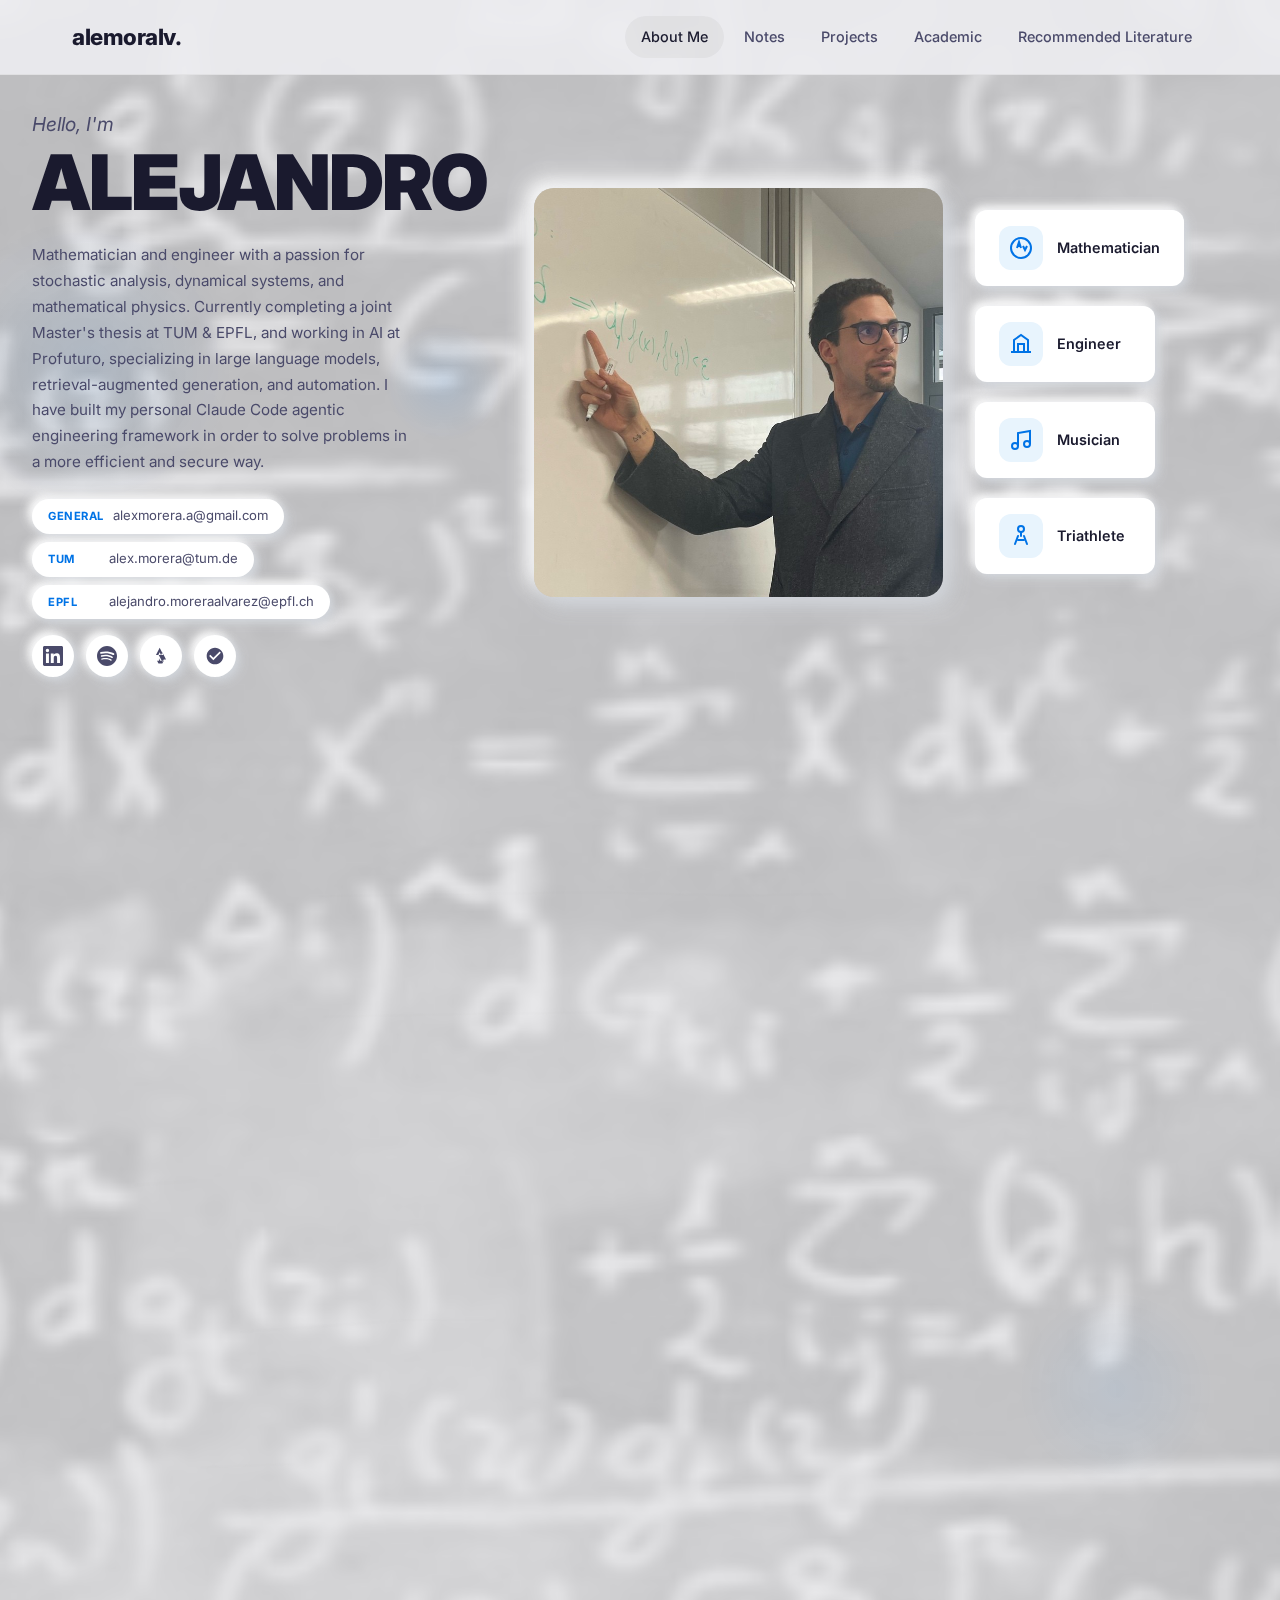
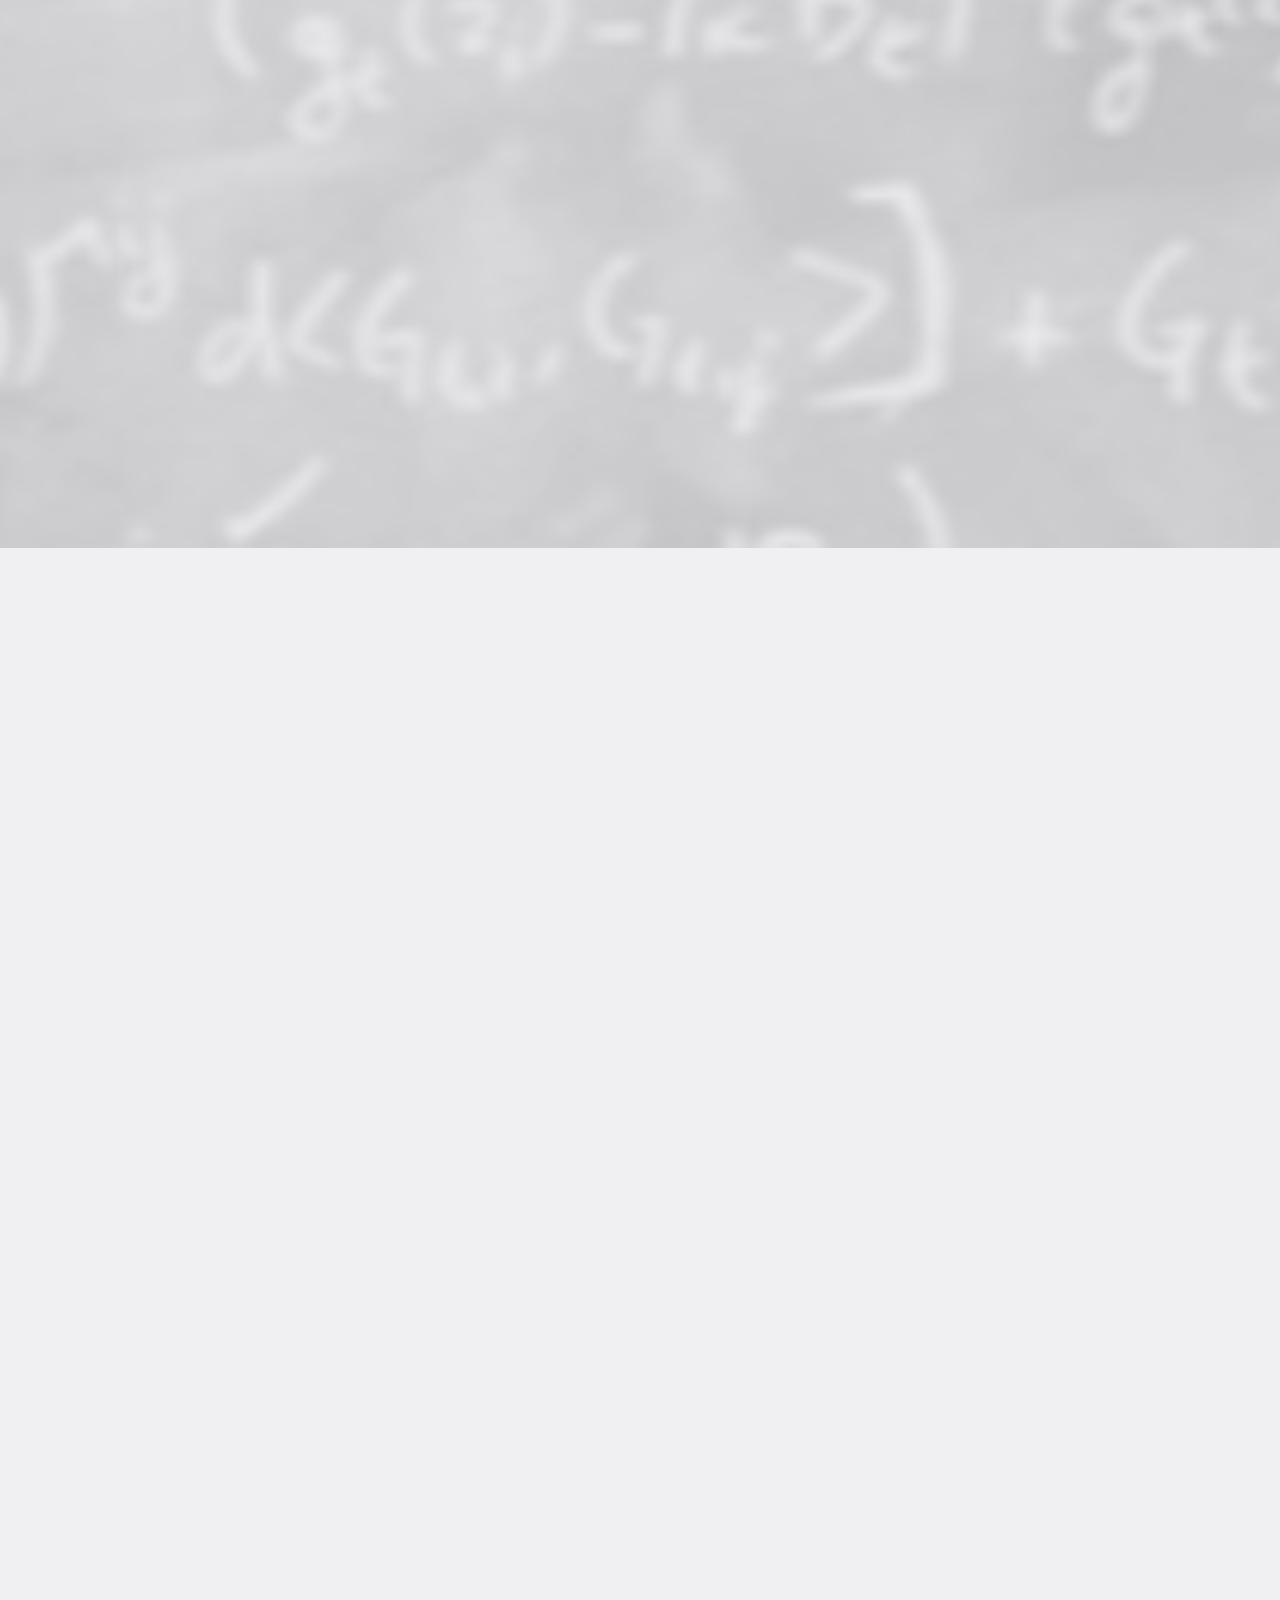
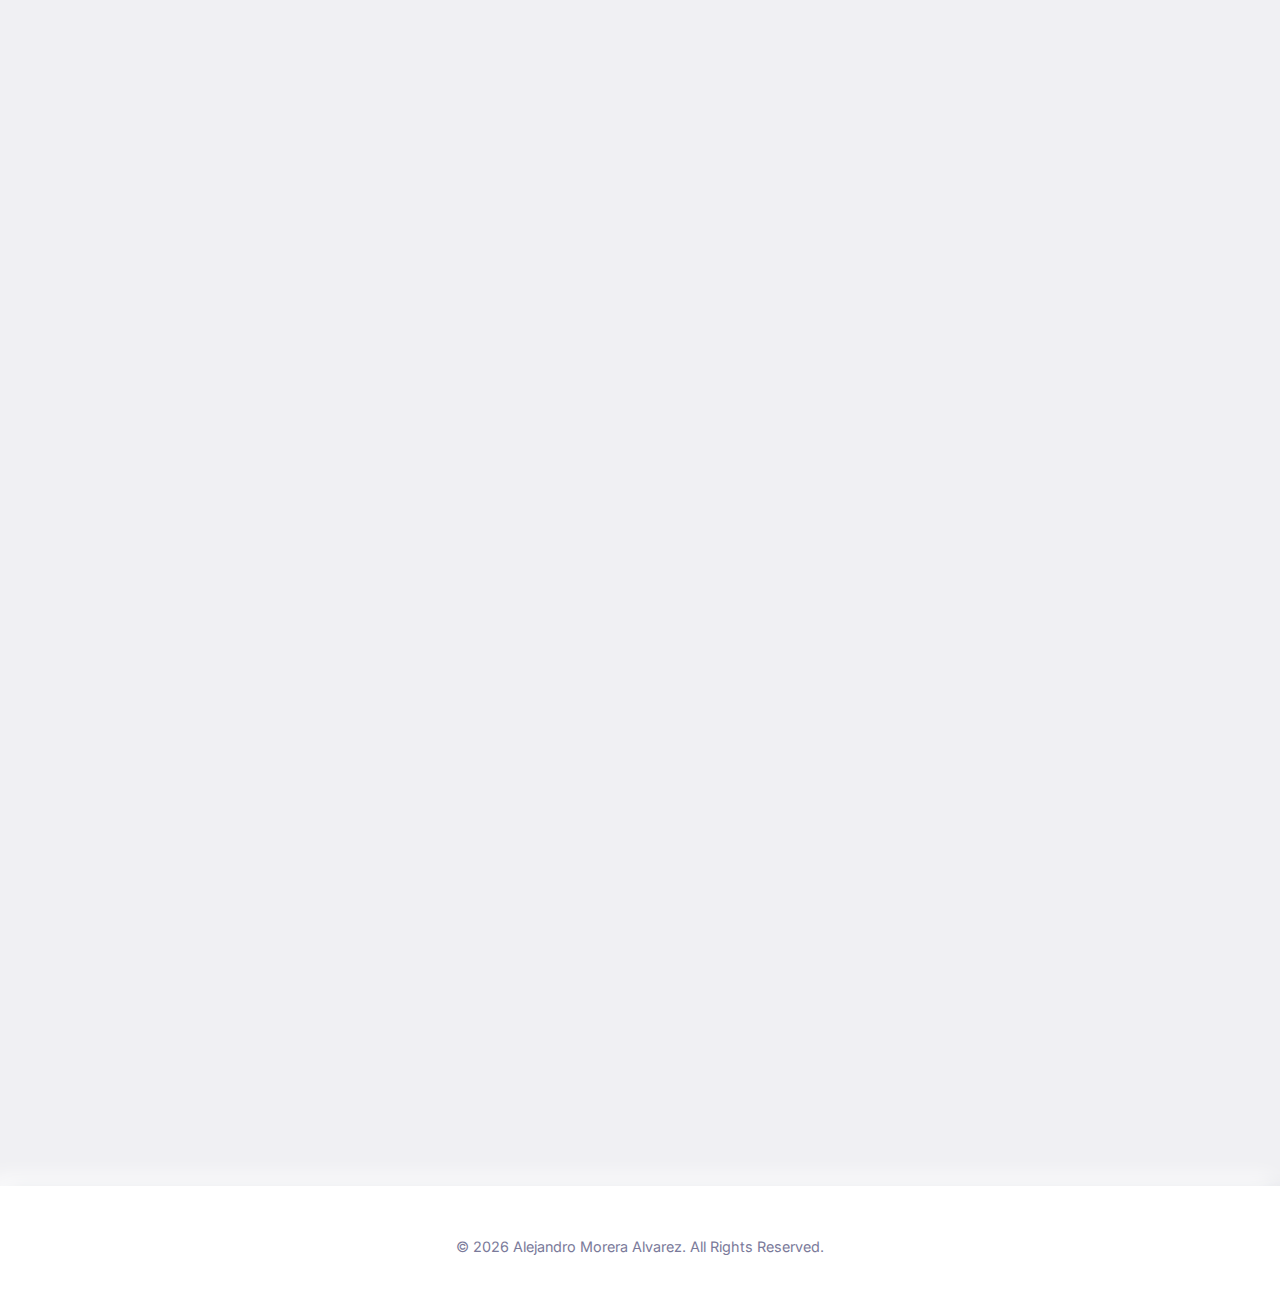
<file: index.html>
<!DOCTYPE html>

<html lang="en">

<head>

    <meta charset="UTF-8">

    <meta name="viewport" content="width=device-width, initial-scale=1.0">

    <title>Alejandro Morera Alvarez</title>

    <link rel="stylesheet" href="style.css">

    <link rel="preconnect" href="https://fonts.googleapis.com">

    <link rel="preconnect" href="https://fonts.gstatic.com" crossorigin>

    <link href="https://fonts.googleapis.com/css2?family=Inter:wght@300;400;500;600;700;800;900&display=swap" rel="stylesheet">

    

    <style>

        .academic-category {

            margin-bottom: 2rem;

        }

        .academic-category h3 {

            margin-bottom: 0.5rem;

            color: #333; /* Adjust based on your theme, assuming dark text */

            border-bottom: 1px solid #eee;

            padding-bottom: 5px;

        }

        /* Creates the requested 3-4 column compact layout */

        .academic-list-container {

            column-count: 3;

            column-gap: 2rem;

        }

        /* Responsive: 2 columns on tablets, 1 on mobile */

        @media (max-width: 900px) {

            .academic-list-container {

                column-count: 2;

            }

        }

        @media (max-width: 600px) {

            .academic-list-container {

                column-count: 1;

            }

        }

        .academic-list-container ul {

            list-style-type: none;

            padding: 0;

            margin: 0;

        }

        .academic-list-container li {

            margin-bottom: 0.3rem;

            font-size: 0.9rem;

            break-inside: avoid; /* Prevents splitting items across columns */

            line-height: 1.4;

        }

        .academic-list-container li::before {

            content: "•";

            color: #666; /* Bullet color */

            display: inline-block;

            width: 1em;

            margin-left: -1em;

        }

        .university-tag {

            font-size: 0.75rem;

            color: #666;

            margin-left: 5px;

            font-style: italic;

        }

    </style>

</head>

<body>

    <canvas id="vector-field-canvas"></canvas>

    <section class="hero" id="home">
        <div class="hero-decoration hero-decoration-1"></div>
        <div class="hero-decoration hero-decoration-2"></div>
        <div class="hero-decoration hero-decoration-3"></div>

        <nav>
            <div class="nav-inner">
                <a href="#home" class="nav-logo">alemoralv.</a>
                <ul class="nav-links">
                    <li><a href="#about" class="nav-link active">About Me</a></li>

                    <li><a href="#notes" class="nav-link">Notes</a></li>
                    <li><a href="#projects" class="nav-link">Projects</a></li>
                    <li><a href="#academic-background" class="nav-link">Academic</a></li>
                    <li><a href="#modules" class="nav-link">Recommended Literature</a></li>
                </ul>
            </div>
        </nav>

        <div class="hero-content">
            <div class="hero-text">
                <p class="hero-greeting">Hello, I'm</p>
                <h1 class="hero-name">ALEJANDRO</h1>
                <p class="hero-bio">Mathematician and engineer with a passion for stochastic analysis, dynamical systems, and mathematical physics. Currently completing a joint Master's thesis at TUM &amp; EPFL, and working in AI at Profuturo, specializing in large language models, retrieval-augmented generation, and automation. I have built my personal Claude Code agentic engineering framework in order to solve problems in a more efficient and secure way. </p>
                <div class="hero-contact">
                    <div class="hero-emails">
                        <a href="mailto:alexmorera.a@gmail.com" class="hero-email-item">
                            <span class="email-label">General</span>
                            <span class="email-addr">alexmorera.a@gmail.com</span>
                        </a>
                        <a href="mailto:alex.morera@tum.de" class="hero-email-item">
                            <span class="email-label">TUM</span>
                            <span class="email-addr">alex.morera@tum.de</span>
                        </a>
                        <a href="mailto:alejandro.moreraalvarez@epfl.ch" class="hero-email-item">
                            <span class="email-label">EPFL</span>
                            <span class="email-addr">alejandro.moreraalvarez@epfl.ch</span>
                        </a>
                    </div>
                </div>
                <div class="hero-socials">
                    <a href="https://www.linkedin.com/in/alemoralv-a59827194" target="_blank" class="social-icon" aria-label="LinkedIn">
                        <svg width="20" height="20" viewBox="0 0 24 24" fill="currentColor"><path d="M20.447 20.452h-3.554v-5.569c0-1.328-.027-3.037-1.852-3.037-1.853 0-2.136 1.445-2.136 2.939v5.667H9.351V9h3.414v1.561h.046c.477-.9 1.637-1.85 3.37-1.85 3.601 0 4.267 2.37 4.267 5.455v6.286zM5.337 7.433a2.062 2.062 0 01-2.063-2.065 2.064 2.064 0 112.063 2.065zm1.782 13.019H3.555V9h3.564v11.452zM22.225 0H1.771C.792 0 0 .774 0 1.729v20.542C0 23.227.792 24 1.771 24h20.451C23.2 24 24 23.227 24 22.271V1.729C24 .774 23.2 0 22.222 0h.003z"/></svg>
                    </a>
                    <a href="https://open.spotify.com/artist/42vgX1N8atkhRbO7dpKWmV?si=42Bd5axSShuQA-RDKxilEg" target="_blank" class="social-icon" aria-label="Spotify">
                        <svg width="20" height="20" viewBox="0 0 24 24" fill="currentColor"><path d="M12 0C5.4 0 0 5.4 0 12s5.4 12 12 12 12-5.4 12-12S18.66 0 12 0zm5.521 17.34c-.24.359-.66.48-1.021.24-2.82-1.74-6.36-2.101-10.561-1.141-.418.122-.779-.179-.899-.539-.12-.421.18-.78.54-.9 4.56-1.021 8.52-.6 11.64 1.32.42.18.479.659.301 1.02zm1.44-3.3c-.301.42-.841.6-1.262.3-3.239-1.98-8.159-2.58-11.939-1.38-.479.12-1.02-.12-1.14-.6-.12-.48.12-1.021.6-1.141C9.6 9.9 15 10.561 18.72 12.84c.361.181.54.78.241 1.2zm.12-3.36C15.24 8.4 8.82 8.16 5.16 9.301c-.6.179-1.2-.181-1.38-.721-.18-.601.18-1.2.72-1.381 4.26-1.26 11.28-1.02 15.721 1.621.539.3.719 1.02.419 1.56-.299.421-1.02.599-1.559.3z"/></svg>
                    </a>
                    <a href="https://strava.app.link/LxYvpGIk80b" target="_blank" class="social-icon" aria-label="Strava">
                        <svg width="20" height="20" viewBox="0 0 24 24" fill="currentColor"><path d="M10.39 2l4.44 8.74h-2.9L10.39 7.6 8.84 10.74H5.96L10.39 2zm7.65 14.11L13.61 7.6l-1.46 3.14h-2.9L13.61 19l1.72-2.89h2.71zm-8.48-1.27l1.46 2.75h4.28L13.61 21H8.97l-1.71-3.43h2.3z"/></svg>
                    </a>
                    <a href="https://utttalemoralv.tiiny.site/" target="_blank" class="social-icon" aria-label="Fun">
                        <svg width="20" height="20" viewBox="0 0 24 24" fill="currentColor"><path d="M12 2C6.48 2 2 6.48 2 12s4.48 10 10 10 10-4.48 10-10S17.52 2 12 2zm-2 15l-5-5 1.41-1.41L10 14.17l7.59-7.59L19 8l-9 9z"/></svg>
                    </a>
                </div>
            </div>

            <div class="hero-image">
                <img src="whiteboard.png" alt="Alejandro Morera Alvarez teaching mathematics at a whiteboard">
            </div>

            <div class="hero-cards">
                <div class="hero-skill-card">
                    <div class="skill-card-icon">
                        <svg width="24" height="24" viewBox="0 0 24 24" fill="none" stroke="currentColor" stroke-width="2"><circle cx="12" cy="12" r="10"/><path d="M8 12l2-6 2 6M9 10h2"/><path d="M14 10l2 4 2-4"/></svg>
                    </div>
                    <span class="skill-card-label">Mathematician</span>
                </div>
                <div class="hero-skill-card">
                    <div class="skill-card-icon">
                        <svg width="24" height="24" viewBox="0 0 24 24" fill="none" stroke="currentColor" stroke-width="2"><path d="M2 20h20"/><path d="M5 20V8l7-5 7 5v12"/><rect x="9" y="12" width="6" height="8"/></svg>
                    </div>
                    <span class="skill-card-label">Engineer</span>
                </div>
                <div class="hero-skill-card">
                    <div class="skill-card-icon">
                        <svg width="24" height="24" viewBox="0 0 24 24" fill="none" stroke="currentColor" stroke-width="2"><path d="M9 18V5l12-2v13"/><circle cx="6" cy="18" r="3"/><circle cx="18" cy="16" r="3"/></svg>
                    </div>
                    <span class="skill-card-label">Musician</span>
                </div>
                <div class="hero-skill-card">
                    <div class="skill-card-icon">
                        <svg width="24" height="24" viewBox="0 0 24 24" fill="none" stroke="currentColor" stroke-width="2" stroke-linecap="round" stroke-linejoin="round"><circle cx="12" cy="5" r="3"/><path d="M12 8v4"/><path d="M9 12l-3 8"/><path d="M15 12l3 8"/><path d="M9 16h6"/></svg>
                    </div>
                    <span class="skill-card-label">Triathlete</span>
                </div>
            </div>
        </div>
    </section>



    <main>

        <section id="about" class="card">

            <h2>About Me</h2>

            <div class="about-layout">
                <div class="about-text-wrapper">

                <p>I am currently pursuing a double Master’s degree in Pure and Applied Mathematics, split between TUM and EPFL. My academic journey began at TUM, where I earned two Bachelor’s degrees in Engineering Science and Mathematics.</p>

                <p>My studies and independent research are driven by a fascination with the structures of both the physical world and abstract ideas, specifically through the lenses of stochastic analysis, dynamical systems, and mathematical physics. Examples of my interests include: Minimum Gap Theory on Metric Spaces,
 Apollonian Packing Spaces, Random Perturbations of Graph-Valued Stochastic Processes, Neural Stochastic Differential Equations, etc.</p>

                <p>Outside of my research, I stay active through jogging, biking, and swimming. I find a similar sense of rhythm and structure in music as I do in mathematics; I am a passionate pianist and composer. You can listen to some of my original compositions on Spotify (Musical Archives).</p>

            

            <ul class="links-list">

                <li><strong>LinkedIn:</strong> <a href="https://www.linkedin.com/in/alemoralv-a59827194" target="_blank">View Profile</a></li>

                <li><strong>Spotify Artist:</strong> <a href="https://open.spotify.com/artist/42vgX1N8atkhRbO7dpKWmV?si=42Bd5axSShuQA-RDKxilEg" target="_blank">Listen on Spotify</a></li>

            </ul>
                </div>
            </div>

        </section>






        <section id="notes" class="card">

            <h2>Notes</h2>

            <p>Below is a collection of summaries of some lectures I have taken (beware of mistakes):</p>

            <ul class="resource-list">

                <li><a href="pdfs/Ana3.pdf" target="_blank">Analysis 3</a></li>

                <li><a href="pdfs/BRW.pdf" target="_blank">Branching Random Walks</a></li>

                <li><a href="pdfs/DT.pdf" target="_blank">Distribution Theory</a></li>

                <li><a href="pdfs/FG.pdf" target="_blank">Fractal Geometry</a></li>

                <li><a href="pdfs/LD.pdf" target="_blank">Large Deviations</a></li>

                <li><a href="pdfs/OT.pdf" target="_blank">Operator Theory</a></li>

                <li><a href="pdfs/PT.pdf" target="_blank">Probability Theory</a></li>

                <li><a href="pdfs/RDS.pdf" target="_blank">Random Dynamical Systems</a></li>

            </ul>

        </section>



        <section id="projects" class="card">

            <h2>Projects: Essays, Seminars, and Theses</h2>

            <ul class="project-list">

                <li>

                    <strong>Infinite-Dimensional Vector Spaces</strong><br>

                    <a href="pdfs/lpspaces_handout.pdf" target="_blank">[Handout]</a> 

                    <a href="pdfs/lpspaces_slides.pdf" target="_blank">[Slides]</a>

                </li>

                <li>

                    <strong>Elliptic Curves</strong><br>

                    <a href="pdfs/lpspaces_handout.pdf" target="_blank">[Handout]</a> 

                    <a href="pdfs/lpspaces_slides.pdf" target="_blank">[Slides]</a>

                </li>

                <li>

                    <strong>Spectral Resolution of Symmetric Operators</strong><br>

                    <a href="pdfs/specres_handout.pdf" target="_blank">[Handout]</a> 

                    <a href="pdfs/specres_slides.pdf" target="_blank">[Slides]</a>

                </li>

                <li>

                    <strong>Convergence to Equilibrium</strong><br>

                    <a href="pdfs/convtoeq_project.pdf" target="_blank">[Project]</a> 

                    <a href="pdfs/convtoeq_slides.pdf" target="_blank">[Slides]</a>

                </li>

                <li>

                    <strong>Laplace's Method</strong><br>

                    <a href="pdfs/lapme_handout.pdf" target="_blank">[Handout]</a> 

                    <a href="pdfs/lapme_slides.pdf" target="_blank">[Slides]</a>

                </li>

                <li>

                    <strong>Poincare Inequalities</strong><br>

                    <a href="pdfs/poincare_handout.pdf" target="_blank">[Handout]</a> 

                    <a href="pdfs/poincare_slides.pdf" target="_blank">[Slides]</a>

                </li>

                <li>

                    <strong>Borel Functional Calculus and the Spectral Theorem</strong><br>

                    <a href="pdfs/bfc_thesis.pdf" target="_blank">[Bachelor Thesis]</a>

                </li>

                <li>

                    <strong>Fyodorov-Bouchaud Formula and BPZ Equations</strong><br>

                    <a href="pdfs/pdm_moralv_full.pdf" target="_blank">[Semester Project (Full)]</a>

                    <a href="pdfs/pdm_moralv_mini.pdf" target="_blank">[Semester Project (Mini)]</a>

                </li>

                <li>

                    <strong>AI Manual</strong><br>

                    <a href="pdfs/AI_Manual.pdf" target="_blank">[Manual]</a>

                </li>

                <li>

                    <strong>WIP: On Graph-Valued Stochastic Processes, Perturbations and Applications</strong><br>

                    <a href="pdfs/GVP.pdf" target="_blank">[Document]</a>

                </li>

                <li>

                    <strong>WIP: Random Node Search on Weighted Graphs</strong><br>

                    <a href="pdfs/RNSRG.pdf" target="_blank">[Document]</a>

                </li>

            </ul>

        </section>



        <section id="academic-background" class="card">

            <h2>Academic Background</h2>

            <p>Below is a comprehensive record of modules completed during my Bachelor's and Master's studies at TUM and EPFL.</p>

            

            <div class="academic-category">

                <h3>M.Sc. Mathematics Modules</h3>

                <div class="academic-list-container">

                    <ul>

                        <li>Advanced Seminar: Functional Analysis & Operator Theory <span class="university-tag">(TUM)</span></li>

                        <li>Complex Function Theory 2 <span class="university-tag">(TUM)</span></li>

                        <li>Dynamical Systems <span class="university-tag">(TUM)</span></li>

                        <li>Elements of the Theory of Distributions <span class="university-tag">(TUM)</span></li>

                        <li>Experimental Cognitive Psychology I & II <span class="university-tag">(EPFL)</span></li>

                        <li>Fractal Geometry <span class="university-tag">(TUM)</span></li>

                        <li>Gaussian Processes <span class="university-tag">(EPFL)</span></li>

                        <li>Introduction to Stochastic PDEs <span class="university-tag">(EPFL)</span></li>

                        <li>Lattice Models <span class="university-tag">(EPFL)</span></li>

                        <li>Martingales in Financial Mathematics <span class="university-tag">(EPFL)</span></li>

                        <li>Mathematics Projects (Master) <span class="university-tag">(EPFL)</span></li>

                        <li>Operator Theory <span class="university-tag">(TUM)</span></li>

                        <li>Optimal Transport <span class="university-tag">(EPFL)</span></li>

                        <li>Partial Differential Equations <span class="university-tag">(TUM)</span></li>

                        <li>Probabilistic Models of Modern AI <span class="university-tag">(EPFL)</span></li>

                        <li>Random Dynamical Systems <span class="university-tag">(TUM)</span></li>

                        <li>Spectral Theory <span class="university-tag">(EPFL)</span></li>

                        <li>Stochastic Analysis <span class="university-tag">(TUM)</span></li>

                        <li>Topics in High-Dimensional Probability <span class="university-tag">(EPFL)</span></li>

                        <li>Topics in Stochastic Analysis <span class="university-tag">(EPFL)</span></li>

                    </ul>

                </div>

            </div>



            <div class="academic-category">

                <h3>B.Sc. Mathematics Modules</h3>

                <div class="academic-list-container">

                    <ul>

                        <li>Algebra</li>

                        <li>Analysis 1, 2, 3</li>

                        <li>Bachelor's Thesis: Borel Functional Calculus</li>

                        <li>Basics of Mathematical Presentation</li>

                        <li>Biomimetics</li>

                        <li>Control Theory</li>

                        <li>Complex Analysis (Funktionentheorie)</li>

                        <li>Discrete Structures</li>

                        <li>Elliptic Curves</li>

                        <li>Fluid Mechanics for Engineering Science</li>

                        <li>Functional Analysis</li>

                        <li>Fundamentals of Mathematical Studies</li>

                        <li>Infinite-dimensional Vector Spaces</li>

                        <li>Introduction to Optimization</li>

                        <li>Introduction to Probability and Statistics</li>

                        <li>Introduction to Programming</li>

                        <li>Linear Algebra 1, 2</li>

                        <li>Markov Processes</li>

                        <li>Material Science I</li>

                        <li>Mathematical Basics</li>

                        <li>Nonlinear Dynamics: Introduction</li>

                        <li>Numerical Analysis (Numerik)</li>

                        <li>Probability Theory</li>

                        <li>Project with Colloquium</li>

                        <li>Structural Mechanics Modeling</li>

                        <li>Topology</li>

                    </ul>

                </div>

            </div>



            <div class="academic-category">

                <h3>B.Sc. Engineering Science Modules</h3>

                <div class="academic-list-container">

                    <ul>

                        <li>Bachelor's Thesis: Engineering Science</li>

                        <li>Basic Mathematics (MSE)</li>

                        <li>Biotechnology for Engineers</li>

                        <li>Chemistry</li>

                        <li>Computer Aided Modeling (CAMPP)</li>

                        <li>Condensed Matter Physics (Intro)</li>

                        <li>Continuum Mechanics</li>

                        <li>Design Methods for Integrated Circuits</li>

                        <li>Digital Integrated Circuits</li>

                        <li>Differential and Integral Calculus</li>

                        <li>Engineering Informatics I, II</li>

                        <li>Engineering Mechanics 1, 2</li>

                        <li>Engineering Thermodynamics</li>

                        <li>Entrepreneurial Idea Development</li>

                        <li>Fluid and Structural Mechanics</li>

                        <li>Heat Transfer</li>

                        <li>Intercultural Competencies</li>

                        <li>Introduction to Scientific Research</li>

                        <li>Introduction to Wind Energy</li>

                        <li>Material Science II</li>

                        <li>Modeling and Simulation with ODEs</li>

                        <li>Nanotechnologies</li>

                        <li>Numerical Treatment of PDEs</li>

                        <li>Physics (MSE)</li>

                        <li>Scientific Writing for Engineers</li>

                        <li>Signal Representation</li>

                        <li>Structural Dynamics and Vibroacoustics</li>

                        <li>Technology and Democracy</li>

                    </ul>

                </div>

            </div>

        </section>



        <section id="modules" class="card">
    <h2>Recommended Literature</h2>
    <p>Below is a list of modules I have taken during my studies. Click on a module to see recommended references for self-study.</p>
    
    <div class="modules-grid">
        <!-- Abstract Algebra -->
        <div class="module-item">
            <button class="module-btn" onclick="toggleModule(this)">
                Abstract Algebra
                <span class="toggle-icon">+</span>
            </button>
            <div class="module-references">
                <ul>
                    <li>Artin, M. (2011). <em>Algebra</em> (2nd ed.). Pearson.</li>
                    <li>Bosch, S. (2020). <em>Algebra</em>. Springer Spektrum.</li>
                    <li>Dummit, D. S., &amp; Foote, R. M. (2004). <em>Abstract algebra</em> (3rd ed.). Wiley.</li>
                </ul>
            </div>
        </div>

        <!-- Advanced Seminar: Functional Analysis & Operator Theory -->
        <div class="module-item">
            <button class="module-btn" onclick="toggleModule(this)">
                Advanced Seminar: Functional Analysis &amp; Operator Theory
                <span class="toggle-icon">+</span>
            </button>
            <div class="module-references">
                <ul>
                    <li>Engel, K.-J., &amp; Nagel, R. (2000). <em>One-parameter semigroups for linear evolution equations</em>. Springer.</li>
                    <li>Cuntz, J., Echterhoff, S., Li, X., &amp; Meyer, R. (2007). <em>K-theory for group C*-algebras and semigroups</em>. Birkhäuser.</li>
                </ul>
            </div>
        </div>

        <!-- Analysis 1, 2, 3 -->
        <div class="module-item">
            <button class="module-btn" onclick="toggleModule(this)">
                Analysis 1, 2, 3
                <span class="toggle-icon">+</span>
            </button>
            <div class="module-references">
                <ul>
                    <li>Amann, H., &amp; Escher, J. (2005). <em>Analysis I</em>. Birkhäuser.</li>
                    <li>Amann, H., &amp; Escher, J. (2008). <em>Analysis II</em>. Birkhäuser.</li>
                    <li>Amann, H., &amp; Escher, J. (2009). <em>Analysis III</em>. Birkhäuser.</li>
                    <li>Rudin, W. (1976). <em>Principles of mathematical analysis</em> (3rd ed.). McGraw-Hill.</li>
                    <li>Forster, O. (2016). <em>Analysis 1: Differential- und Integralrechnung einer Veränderlichen</em>. Springer Spektrum.</li>
                    <li>Forster, O. (2017). <em>Analysis 2: Differentialrechnung im ℝⁿ, gewöhnliche Differentialgleichungen</em>. Springer Spektrum.</li>
                    <li>Forster, O. (2017). <em>Analysis 3: Maß- und Integrationstheorie, Integralsätze im ℝⁿ und Anwendungen</em>. Springer Spektrum.</li>
                </ul>
            </div>
        </div>

        <!-- Biomimetics -->
        <div class="module-item">
            <button class="module-btn" onclick="toggleModule(this)">
                Biomimetics
                <span class="toggle-icon">+</span>
            </button>
            <div class="module-references">
                <ul>
                    <li>Passino, K. M. (2004). <em>Biomimicry for optimization, control, and automation</em>. Springer.</li>
                    <li>Bar-Cohen, Y. (2011). <em>Biomimetics: Nature-based innovation</em>. CRC Press.</li>
                    <li>Murray, J. D. (2002). <em>Mathematical biology I: An introduction</em> (3rd ed.). Springer.</li>
                </ul>
            </div>
        </div>

        <!-- Complex Analysis 1, 2 -->
        <div class="module-item">
            <button class="module-btn" onclick="toggleModule(this)">
                Complex Analysis 1, 2
                <span class="toggle-icon">+</span>
            </button>
            <div class="module-references">
                <ul>
                    <li>Freitag, E., &amp; Busam, R. (2009). <em>Complex analysis</em> (2nd ed.). Springer.</li>
                    <li>Ahlfors, L. V. (1979). <em>Complex analysis</em> (3rd ed.). McGraw-Hill.</li>
                    <li>Stein, E. M., &amp; Shakarchi, R. (2003). <em>Complex analysis</em>. Princeton University Press.</li>
                    <li>Remmert, R. (1998). <em>Classical topics in complex function theory</em>. Springer.</li>
                    <li>Farkas, H. M., &amp; Kra, I. (1992). <em>Riemann surfaces</em> (2nd ed.). Springer.</li>
                    <li>Forster, O. (1981). <em>Lectures on Riemann surfaces</em>. Springer.</li>
                </ul>
            </div>
        </div>

        <!-- Control Theory -->
        <div class="module-item">
            <button class="module-btn" onclick="toggleModule(this)">
                Control Theory
                <span class="toggle-icon">+</span>
            </button>
            <div class="module-references">
                <ul>
                    <li>Sontag, E. D. (1998). <em>Mathematical control theory: Deterministic finite dimensional systems</em> (2nd ed.). Springer.</li>
                    <li>Åström, K. J., &amp; Murray, R. M. (2008). <em>Feedback systems: An introduction for scientists and engineers</em>. Princeton University Press.</li>
                    <li>Hinrichsen, D., &amp; Pritchard, A. J. (2005). <em>Mathematical systems theory I</em>. Springer.</li>
                </ul>
            </div>
        </div>

        <!-- Discrete Structures -->
        <div class="module-item">
            <button class="module-btn" onclick="toggleModule(this)">
                Discrete Structures
                <span class="toggle-icon">+</span>
            </button>
            <div class="module-references">
                <ul>
                    <li>Steger, A. (2007). <em>Diskrete Strukturen 1: Kombinatorik, Graphentheorie, Algebra</em>. Springer.</li>
                    <li>Rosen, K. H. (2019). <em>Discrete mathematics and its applications</em> (8th ed.). McGraw-Hill.</li>
                    <li>Diestel, R. (2017). <em>Graph theory</em> (5th ed.). Springer.</li>
                </ul>
            </div>
        </div>

        <!-- Distribution Theory -->
        <div class="module-item">
            <button class="module-btn" onclick="toggleModule(this)">
                Distribution Theory
                <span class="toggle-icon">+</span>
            </button>
            <div class="module-references">
                <ul>
                    <li>Friedlander, F. G., &amp; Joshi, M. S. (1998). <em>Introduction to the theory of distributions</em> (2nd ed.). Cambridge University Press.</li>
                    <li>Hörmander, L. (2003). <em>The analysis of linear partial differential operators I: Distribution theory and Fourier analysis</em>. Springer.</li>
                    <li>Schwartz, L. (1966). <em>Théorie des distributions</em>. Hermann.</li>
                </ul>
            </div>
        </div>

        <!-- Dynamical Systems -->
        <div class="module-item">
            <button class="module-btn" onclick="toggleModule(this)">
                Dynamical Systems
                <span class="toggle-icon">+</span>
            </button>
            <div class="module-references">
                <ul>
                    <li>Guckenheimer, J., &amp; Holmes, P. (1983). <em>Nonlinear oscillations, dynamical systems, and bifurcations of vector fields</em>. Springer.</li>
                    <li>Perko, L. (2001). <em>Differential equations and dynamical systems</em> (3rd ed.). Springer.</li>
                    <li>Katok, A., &amp; Hasselblatt, B. (1995). <em>Introduction to the modern theory of dynamical systems</em>. Cambridge University Press.</li>
                </ul>
            </div>
        </div>

        <!-- Elliptic Curves -->
        <div class="module-item">
            <button class="module-btn" onclick="toggleModule(this)">
                Elliptic Curves
                <span class="toggle-icon">+</span>
            </button>
            <div class="module-references">
                <ul>
                    <li>Silverman, J. H. (2009). <em>The arithmetic of elliptic curves</em> (2nd ed.). Springer.</li>
                    <li>Washington, L. C. (2008). <em>Elliptic curves: Number theory and cryptography</em> (2nd ed.). CRC Press.</li>
                    <li>Koblitz, N. (1994). <em>Introduction to elliptic curves and modular forms</em>. Springer.</li>
                </ul>
            </div>
        </div>

        <!-- Experimental Cognitive Psychology -->
        <div class="module-item">
            <button class="module-btn" onclick="toggleModule(this)">
                Experimental Cognitive Psychology
                <span class="toggle-icon">+</span>
            </button>
            <div class="module-references">
                <ul>
                    <li>Anderson, J. R. (2015). <em>Cognitive psychology and its implications</em> (8th ed.). Worth Publishers.</li>
                    <li>Eysenck, M. W., &amp; Keane, M. T. (2020). <em>Cognitive psychology: A student's handbook</em> (8th ed.). Psychology Press.</li>
                    <li>Field, A. (2018). <em>Discovering statistics using IBM SPSS statistics</em> (5th ed.). SAGE.</li>
                </ul>
            </div>
        </div>

        <!-- Fluid Mechanics -->
        <div class="module-item">
            <button class="module-btn" onclick="toggleModule(this)">
                Fluid Mechanics
                <span class="toggle-icon">+</span>
            </button>
            <div class="module-references">
                <ul>
                    <li>Chorin, A. J., &amp; Marsden, J. E. (1993). <em>A mathematical introduction to fluid mechanics</em> (3rd ed.). Springer.</li>
                    <li>Acheson, D. J. (1990). <em>Elementary fluid dynamics</em>. Oxford University Press.</li>
                    <li>Batchelor, G. K. (2000). <em>An introduction to fluid dynamics</em>. Cambridge University Press.</li>
                </ul>
            </div>
        </div>

        <!-- Fractal Geometry -->
        <div class="module-item">
            <button class="module-btn" onclick="toggleModule(this)">
                Fractal Geometry
                <span class="toggle-icon">+</span>
            </button>
            <div class="module-references">
                <ul>
                    <li>Falconer, K. (2014). <em>Fractal geometry: Mathematical foundations and applications</em> (3rd ed.). Wiley.</li>
                    <li>Barnsley, M. F. (1988). <em>Fractals everywhere</em>. Academic Press.</li>
                    <li>Mandelbrot, B. B. (1982). <em>The fractal geometry of nature</em>. Freeman.</li>
                </ul>
            </div>
        </div>

        <!-- Functional Analysis -->
        <div class="module-item">
            <button class="module-btn" onclick="toggleModule(this)">
                Functional Analysis
                <span class="toggle-icon">+</span>
            </button>
            <div class="module-references">
                <ul>
                    <li>Werner, D. (2018). <em>Funktionalanalysis</em> (8th ed.). Springer.</li>
                    <li>Megginson, R. E. (1998). <em>An introduction to Banach space theory</em>. Springer.</li>
                    <li>Brezis, H. (2011). <em>Functional analysis, Sobolev spaces and partial differential equations</em>. Springer.</li>
                </ul>
            </div>
        </div>

        <!-- Fundamentals of Mathematical Studies -->
        <div class="module-item">
            <button class="module-btn" onclick="toggleModule(this)">
                Fundamentals of Mathematical Studies
                <span class="toggle-icon">+</span>
            </button>
            <div class="module-references">
                <ul>
                    <li>Houston, K. (2009). <em>How to think like a mathematician</em>. Cambridge University Press.</li>
                    <li>Velleman, D. J. (2019). <em>How to prove it: A structured approach</em> (3rd ed.). Cambridge University Press.</li>
                    <li>Hamkins, J. D. (2020). <em>Proof and the art of mathematics</em>. MIT Press.</li>
                </ul>
            </div>
        </div>

        <!-- Gaussian Processes -->
        <div class="module-item">
            <button class="module-btn" onclick="toggleModule(this)">
                Gaussian Processes
                <span class="toggle-icon">+</span>
            </button>
            <div class="module-references">
                <ul>
                    <li>Rasmussen, C. E., &amp; Williams, C. K. I. (2006). <em>Gaussian processes for machine learning</em>. MIT Press.</li>
                    <li>Adler, R. J., &amp; Taylor, J. E. (2007). <em>Random fields and geometry</em>. Springer.</li>
                    <li>Stein, M. L. (1999). <em>Interpolation of spatial data: Some theory for kriging</em>. Springer.</li>
                </ul>
            </div>
        </div>

        <!-- Infinite-dimensional Vector Spaces -->
        <div class="module-item">
            <button class="module-btn" onclick="toggleModule(this)">
                Infinite-dimensional Vector Spaces
                <span class="toggle-icon">+</span>
            </button>
            <div class="module-references">
                <ul>
                    <li>Halmos, P. R. (1982). <em>A Hilbert space problem book</em>. Springer.</li>
                    <li>Lax, P. D. (2002). <em>Functional analysis</em>. Wiley-Interscience.</li>
                    <li>Rynne, B. P., &amp; Youngson, M. A. (2008). <em>Linear functional analysis</em> (2nd ed.). Springer.</li>
                </ul>
            </div>
        </div>

        <!-- Introduction to Optimization -->
        <div class="module-item">
            <button class="module-btn" onclick="toggleModule(this)">
                Introduction to Optimization
                <span class="toggle-icon">+</span>
            </button>
            <div class="module-references">
                <ul>
                    <li>Nocedal, J., &amp; Wright, S. J. (2006). <em>Numerical optimization</em> (2nd ed.). Springer.</li>
                    <li>Boyd, S., &amp; Vandenberghe, L. (2004). <em>Convex optimization</em>. Cambridge University Press.</li>
                    <li>Geiger, C., &amp; Kanzow, C. (2002). <em>Theorie und Numerik restringierter Optimierungsaufgaben</em>. Springer.</li>
                </ul>
            </div>
        </div>

        <!-- Introduction to Probability and Statistics -->
        <div class="module-item">
            <button class="module-btn" onclick="toggleModule(this)">
                Introduction to Probability and Statistics
                <span class="toggle-icon">+</span>
            </button>
            <div class="module-references">
                <ul>
                    <li>Georgii, H.-O. (2012). <em>Stochastics: Introduction to probability and statistics</em> (2nd ed.). De Gruyter.</li>
                    <li>Rice, J. A. (2006). <em>Mathematical statistics and data analysis</em> (3rd ed.). Duxbury Press.</li>
                    <li>Casella, G., &amp; Berger, R. L. (2002). <em>Statistical inference</em> (2nd ed.). Duxbury.</li>
                </ul>
            </div>
        </div>

        <!-- Introduction to Programming -->
        <div class="module-item">
            <button class="module-btn" onclick="toggleModule(this)">
                Introduction to Programming
                <span class="toggle-icon">+</span>
            </button>
            <div class="module-references">
                <ul>
                    <li>Cormen, T. H., Leiserson, C. E., Rivest, R. L., &amp; Stein, C. (2009). <em>Introduction to algorithms</em> (3rd ed.). MIT Press.</li>
                    <li>Guttag, J. V. (2016). <em>Introduction to computation and programming using Python</em>. MIT Press.</li>
                    <li>Stroustrup, B. (2013). <em>The C++ programming language</em> (4th ed.). Addison-Wesley.</li>
                </ul>
            </div>
        </div>

        <!-- Introduction to Stochastic PDEs -->
        <div class="module-item">
            <button class="module-btn" onclick="toggleModule(this)">
                Introduction to Stochastic PDEs
                <span class="toggle-icon">+</span>
            </button>
            <div class="module-references">
                <ul>
                    <li>Da Prato, G., &amp; Zabczyk, J. (2014). <em>Stochastic equations in infinite dimensions</em> (2nd ed.). Cambridge University Press.</li>
                    <li>Holden, H., Øksendal, B., Ubøe, J., &amp; Zhang, T. (2010). <em>Stochastic partial differential equations: A modeling, white noise functional approach</em> (2nd ed.). Springer.</li>
                    <li>Chow, P.-L. (2015). <em>Stochastic partial differential equations</em> (2nd ed.). CRC Press.</li>
                </ul>
            </div>
        </div>

        <!-- Lattice Models -->
        <div class="module-item">
            <button class="module-btn" onclick="toggleModule(this)">
                Lattice Models
                <span class="toggle-icon">+</span>
            </button>
            <div class="module-references">
                <ul>
                    <li>Friedli, S., &amp; Velenik, Y. (2017). <em>Statistical mechanics of lattice systems: A concrete mathematical introduction</em>. Cambridge University Press.</li>
                    <li>Baxter, R. J. (1982). <em>Exactly solved models in statistical mechanics</em>. Academic Press.</li>
                    <li>Simon, B. (1993). <em>The statistical mechanics of lattice gases</em>. Princeton University Press.</li>
                </ul>
            </div>
        </div>

        <!-- Linear Algebra 1, 2 -->
        <div class="module-item">
            <button class="module-btn" onclick="toggleModule(this)">
                Linear Algebra 1, 2
                <span class="toggle-icon">+</span>
            </button>
            <div class="module-references">
                <ul>
                    <li>Fischer, G. (2014). <em>Lineare Algebra</em>. Springer Spektrum.</li>
                    <li>Axler, S. (2015). <em>Linear algebra done right</em> (3rd ed.). Springer.</li>
                    <li>Strang, G. (2016). <em>Introduction to linear algebra</em> (5th ed.). Wellesley-Cambridge Press.</li>
                </ul>
            </div>
        </div>

        <!-- Markov Processes -->
        <div class="module-item">
            <button class="module-btn" onclick="toggleModule(this)">
                Markov Processes
                <span class="toggle-icon">+</span>
            </button>
            <div class="module-references">
                <ul>
                    <li>Liggett, T. M. (2010). <em>Continuous time Markov processes: An introduction</em>. American Mathematical Society.</li>
                    <li>Norris, J. R. (1997). <em>Markov chains</em>. Cambridge University Press.</li>
                    <li>Levin, D. A., &amp; Peres, Y. (2017). <em>Markov chains and mixing times</em> (2nd ed.). American Mathematical Society.</li>
                </ul>
            </div>
        </div>

        <!-- Martingales in Financial Mathematics -->
        <div class="module-item">
            <button class="module-btn" onclick="toggleModule(this)">
                Martingales in Financial Mathematics
                <span class="toggle-icon">+</span>
            </button>
            <div class="module-references">
                <ul>
                    <li>Musiela, M., &amp; Rutkowski, M. (2005). <em>Martingale methods in financial modelling</em> (2nd ed.). Springer.</li>
                    <li>Shreve, S. E. (2004). <em>Stochastic calculus for finance II: Continuous-time models</em>. Springer.</li>
                    <li>Bingham, N. H., &amp; Kiesel, R. (2004). <em>Risk-neutral valuation: Pricing and hedging of financial derivatives</em> (2nd ed.). Springer.</li>
                </ul>
            </div>
        </div>

        <!-- Material Science I -->
        <div class="module-item">
            <button class="module-btn" onclick="toggleModule(this)">
                Material Science I
                <span class="toggle-icon">+</span>
            </button>
            <div class="module-references">
                <ul>
                    <li>Callister, W. D., &amp; Rethwisch, D. G. (2018). <em>Materials science and engineering: An introduction</em> (10th ed.). Wiley.</li>
                    <li>Nye, J. F. (1985). <em>Physical properties of crystals: Their representation by tensors and matrices</em>. Oxford University Press.</li>
                    <li>Tadmor, E. B., &amp; Miller, R. E. (2011). <em>Modeling materials: Continuum, atomistic and multiscale techniques</em>. Cambridge University Press.</li>
                </ul>
            </div>
        </div>

        <!-- Mathematical Basics -->
        <div class="module-item">
            <button class="module-btn" onclick="toggleModule(this)">
                Mathematical Basics
                <span class="toggle-icon">+</span>
            </button>
            <div class="module-references">
                <ul>
                    <li>Stewart, J. (2015). <em>Calculus: Early transcendentals</em> (8th ed.). Cengage Learning.</li>
                    <li>Bird, J. (2017). <em>Higher engineering mathematics</em> (8th ed.). Routledge.</li>
                    <li>Lang, S. (1987). <em>Basic mathematics</em>. Springer.</li>
                </ul>
            </div>
        </div>

        <!-- Nonlinear Dynamics: Introduction -->
        <div class="module-item">
            <button class="module-btn" onclick="toggleModule(this)">
                Nonlinear Dynamics: Introduction
                <span class="toggle-icon">+</span>
            </button>
            <div class="module-references">
                <ul>
                    <li>Strogatz, S. H. (2015). <em>Nonlinear dynamics and chaos</em> (2nd ed.). Westview Press.</li>
                    <li>Hirsch, M. W., Smale, S., &amp; Devaney, R. L. (2012). <em>Differential equations, dynamical systems, and an introduction to chaos</em> (3rd ed.). Academic Press.</li>
                    <li>Wiggins, S. (2003). <em>Introduction to applied nonlinear dynamical systems and chaos</em>. Springer.</li>
                </ul>
            </div>
        </div>

        <!-- Numerical Analysis -->
        <div class="module-item">
            <button class="module-btn" onclick="toggleModule(this)">
                Numerical Analysis
                <span class="toggle-icon">+</span>
            </button>
            <div class="module-references">
                <ul>
                    <li>Deuflhard, P., &amp; Hohmann, A. (2003). <em>Numerical analysis in modern scientific computing: An introduction</em>. Springer.</li>
                    <li>Stoer, J., &amp; Bulirsch, R. (2002). <em>Introduction to numerical analysis</em> (3rd ed.). Springer.</li>
                    <li>Quarteroni, A., Sacco, R., &amp; Saleri, F. (2007). <em>Numerical mathematics</em>. Springer.</li>
                </ul>
            </div>
        </div>

        <!-- Operator Theory -->
        <div class="module-item">
            <button class="module-btn" onclick="toggleModule(this)">
                Operator Theory
                <span class="toggle-icon">+</span>
            </button>
            <div class="module-references">
                <ul>
                    <li>Simon, B. (2015). <em>Operator theory: A comprehensive course in analysis, Part 4</em>. American Mathematical Society.</li>
                    <li>Conway, J. B. (2000). <em>A course in operator theory</em>. American Mathematical Society.</li>
                    <li>Birman, M. S., &amp; Solomjak, M. Z. (1987). <em>Spectral theory of self-adjoint operators in Hilbert space</em>. Reidel.</li>
                </ul>
            </div>
        </div>

        <!-- Optimal Transport -->
        <div class="module-item">
            <button class="module-btn" onclick="toggleModule(this)">
                Optimal Transport
                <span class="toggle-icon">+</span>
            </button>
            <div class="module-references">
                <ul>
                    <li>Ambrosio, L., Gigli, N., &amp; Savaré, G. (2008). <em>Gradient flows in metric spaces and in the space of probability measures</em>. Birkhäuser.</li>
                    <li>Villani, C. (2009). <em>Optimal transport: Old and new</em>. Springer.</li>
                    <li>Santambrogio, F. (2015). <em>Optimal transport for applied mathematicians</em>. Birkhäuser.</li>
                </ul>
            </div>
        </div>

        <!-- Partial Differential Equations -->
        <div class="module-item">
            <button class="module-btn" onclick="toggleModule(this)">
                Partial Differential Equations
                <span class="toggle-icon">+</span>
            </button>
            <div class="module-references">
                <ul>
                    <li>Evans, L. C. (2010). <em>Partial differential equations</em> (2nd ed.). American Mathematical Society.</li>
                    <li>Gilbarg, D., &amp; Trudinger, N. S. (2001). <em>Elliptic partial differential equations of second order</em>. Springer.</li>
                    <li>Jost, J. (2013). <em>Partial differential equations</em> (3rd ed.). Springer.</li>
                </ul>
            </div>
        </div>

        <!-- Probabilistic Models of Modern AI -->
        <div class="module-item">
            <button class="module-btn" onclick="toggleModule(this)">
                Probabilistic Models of Modern AI
                <span class="toggle-icon">+</span>
            </button>
            <div class="module-references">
                <ul>
                    <li>Bishop, C. M. (2006). <em>Pattern recognition and machine learning</em>. Springer.</li>
                    <li>Murphy, K. P. (2012). <em>Machine learning: A probabilistic perspective</em>. MIT Press.</li>
                    <li>Goodfellow, I., Bengio, Y., &amp; Courville, A. (2016). <em>Deep learning</em>. MIT Press.</li>
                </ul>
            </div>
        </div>

        <!-- Probability Theory -->
        <div class="module-item">
            <button class="module-btn" onclick="toggleModule(this)">
                Probability Theory
                <span class="toggle-icon">+</span>
            </button>
            <div class="module-references">
                <ul>
                    <li>Durrett, R. (2019). <em>Probability: Theory and examples</em> (5th ed.). Cambridge University Press.</li>
                    <li>Klenke, A. (2013). <em>Probability theory: A comprehensive course</em> (2nd ed.). Springer.</li>
                    <li>Billingsley, P. (1995). <em>Probability and measure</em> (3rd ed.). Wiley.</li>
                </ul>
            </div>
        </div>

        <!-- Project with Colloquium / Bachelor's Thesis -->
        <div class="module-item">
            <button class="module-btn" onclick="toggleModule(this)">
                Project with Colloquium / Bachelor's Thesis
                <span class="toggle-icon">+</span>
            </button>
            <div class="module-references">
                <ul>
                    <li>Conway, J. B. (2007). <em>A course in functional analysis</em> (2nd ed.). Springer.</li>
                    <li>Reed, M., &amp; Simon, B. (1980). <em>Methods of modern mathematical physics I: Functional analysis</em>. Academic Press.</li>
                    <li>Rudin, W. (1991). <em>Functional analysis</em> (2nd ed.). McGraw-Hill.</li>
                    <li>Krantz, S. G. (1997). <em>A primer of mathematical writing</em>. American Mathematical Society.</li>
                    <li>Higham, N. J. (2019). <em>Handbook of writing for the mathematical sciences</em> (3rd ed.). SIAM.</li>
                </ul>
            </div>
        </div>

        <!-- Random Dynamical Systems -->
        <div class="module-item">
            <button class="module-btn" onclick="toggleModule(this)">
                Random Dynamical Systems
                <span class="toggle-icon">+</span>
            </button>
            <div class="module-references">
                <ul>
                    <li>Arnold, L. (1998). <em>Random dynamical systems</em>. Springer.</li>
                    <li>Chueshov, I. (2002). <em>Monotone random systems: Theory and applications</em>. Springer.</li>
                    <li>Bhattacharya, R., &amp; Majumdar, M. (2007). <em>Random dynamical systems: Theory and applications</em>. Cambridge University Press.</li>
                </ul>
            </div>
        </div>

        <!-- Spectral Theory -->
        <div class="module-item">
            <button class="module-btn" onclick="toggleModule(this)">
                Spectral Theory
                <span class="toggle-icon">+</span>
            </button>
            <div class="module-references">
                <ul>
                    <li>Teschl, G. (2014). <em>Mathematical methods in quantum mechanics: With applications to Schrödinger operators</em> (2nd ed.). American Mathematical Society.</li>
                    <li>Reed, M., &amp; Simon, B. (1978). <em>Methods of modern mathematical physics IV: Analysis of operators</em>. Academic Press.</li>
                    <li>Davies, E. B. (1995). <em>Spectral theory and differential operators</em>. Cambridge University Press.</li>
                </ul>
            </div>
        </div>

        <!-- Stochastic Analysis -->
        <div class="module-item">
            <button class="module-btn" onclick="toggleModule(this)">
                Stochastic Analysis
                <span class="toggle-icon">+</span>
            </button>
            <div class="module-references">
                <ul>
                    <li>Karatzas, I., &amp; Shreve, S. E. (1991). <em>Brownian motion and stochastic calculus</em> (2nd ed.). Springer.</li>
                    <li>Øksendal, B. (2003). <em>Stochastic differential equations</em> (6th ed.). Springer.</li>
                    <li>Revuz, D., &amp; Yor, M. (1999). <em>Continuous martingales and Brownian motion</em> (3rd ed.). Springer.</li>
                </ul>
            </div>
        </div>

        <!-- Structural Mechanics Modeling -->
        <div class="module-item">
            <button class="module-btn" onclick="toggleModule(this)">
                Structural Mechanics Modeling
                <span class="toggle-icon">+</span>
            </button>
            <div class="module-references">
                <ul>
                    <li>Ciarlet, P. G. (1988). <em>Mathematical elasticity, Volume I: Three-dimensional elasticity</em>. North-Holland.</li>
                    <li>Marsden, J. E., &amp; Hughes, T. J. R. (1994). <em>Mathematical foundations of elasticity</em>. Dover.</li>
                    <li>Gurtin, M. E. (1981). <em>An introduction to continuum mechanics</em>. Academic Press.</li>
                </ul>
            </div>
        </div>

        <!-- Topology -->
        <div class="module-item">
            <button class="module-btn" onclick="toggleModule(this)">
                Topology
                <span class="toggle-icon">+</span>
            </button>
            <div class="module-references">
                <ul>
                    <li>Munkres, J. (2000). <em>Topology</em> (2nd ed.). Pearson.</li>
                    <li>Jänich, K. (2005). <em>Topology</em>. Springer.</li>
                    <li>Kelley, J. L. (1975). <em>General topology</em>. Springer.</li>
                </ul>
            </div>
        </div>

        <!-- Topics in High-Dimensional Probability -->
        <div class="module-item">
            <button class="module-btn" onclick="toggleModule(this)">
                Topics in High-Dimensional Probability
                <span class="toggle-icon">+</span>
            </button>
            <div class="module-references">
                <ul>
                    <li>Vershynin, R. (2018). <em>High-dimensional probability: An introduction with applications in data science</em>. Cambridge University Press.</li>
                    <li>Boucheron, S., Lugosi, G., &amp; Massart, P. (2013). <em>Concentration inequalities: A nonasymptotic theory of independence</em>. Oxford University Press.</li>
                    <li>Ledoux, M. (2001). <em>The concentration of measure phenomenon</em>. American Mathematical Society.</li>
                </ul>
            </div>
        </div>

        <!-- Topics in Stochastic Analysis -->
        <div class="module-item">
            <button class="module-btn" onclick="toggleModule(this)">
                Topics in Stochastic Analysis
                <span class="toggle-icon">+</span>
            </button>
            <div class="module-references">
                <ul>
                    <li>Nualart, D. (2006). <em>The Malliavin calculus and related topics</em> (2nd ed.). Springer.</li>
                    <li>Friz, P. K., &amp; Victoir, N. B. (2010). <em>Multidimensional stochastic processes as rough paths</em>. Cambridge University Press.</li>
                    <li>Hairer, M. (2014). <em>Introduction to regularity structures</em>. (Research monograph).</li>
                </ul>
            </div>
        </div>
    </div>
</section>

<script>
function toggleModule(btn) {
    const moduleItem = btn.parentElement;
    const references = moduleItem.querySelector('.module-references');
    const icon = btn.querySelector('.toggle-icon');
    
    moduleItem.classList.toggle('expanded');
    
    if (moduleItem.classList.contains('expanded')) {
        references.style.maxHeight = references.scrollHeight + 'px';
        icon.textContent = '−';
    } else {
        references.style.maxHeight = '0';
        icon.textContent = '+';
    }
}
</script>

        




    </main>



    <footer>

        <p>&copy; 2026 Alejandro Morera Alvarez. All Rights Reserved.</p>

    </footer>

    <script src="vectorfield.js"></script>

</body>

</html>
</file>
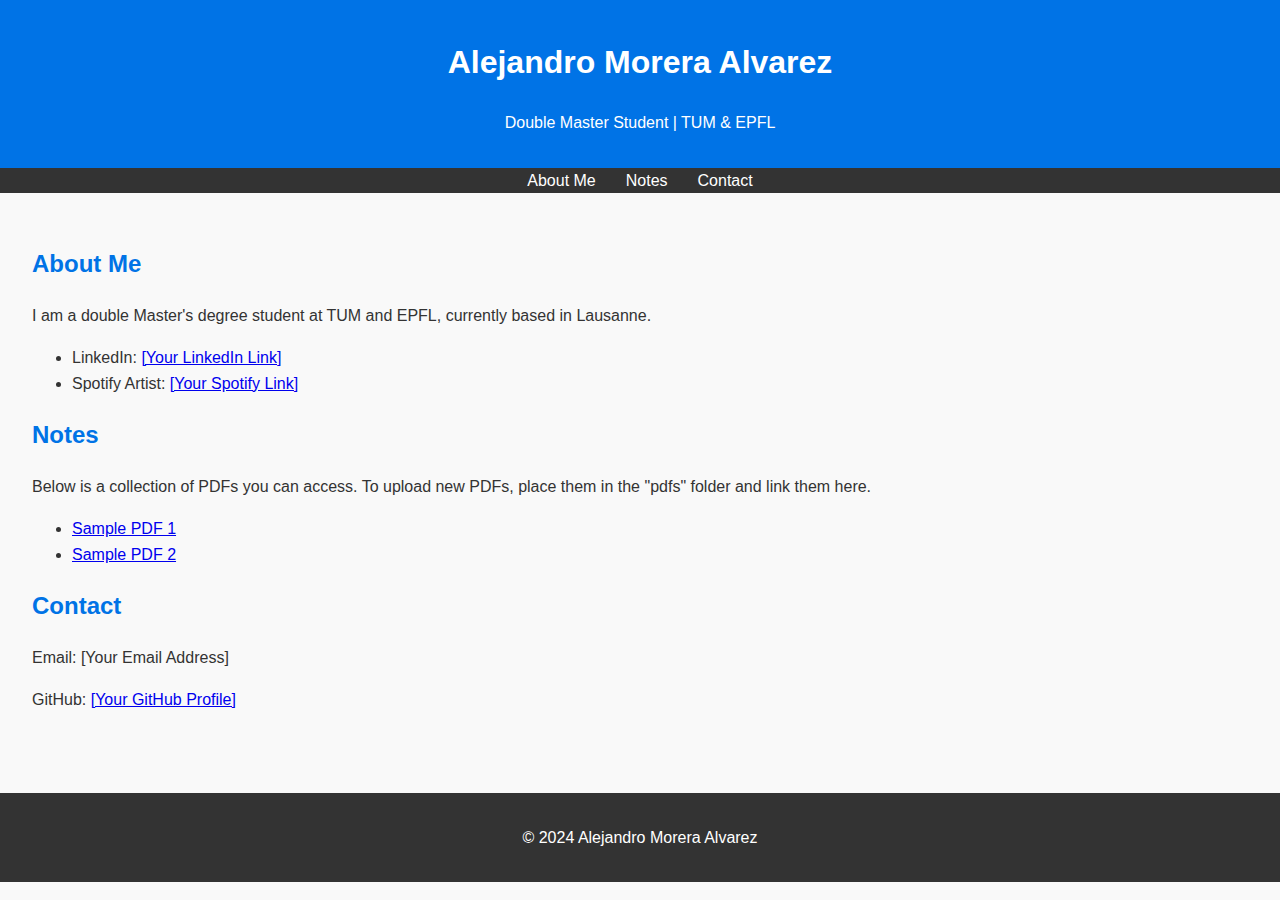
<file: personal_website/index.html>
<!DOCTYPE html>
<html lang="en">
<head>
    <meta charset="UTF-8">
    <meta name="viewport" content="width=device-width, initial-scale=1.0">
    <title>Alejandro Morera Alvarez</title>
    <link rel="stylesheet" href="style.css">
</head>
<body>
    <header>
        <h1>Alejandro Morera Alvarez</h1>
        <p>Double Master Student | TUM & EPFL</p>
    </header>

    <nav>
        <ul>
            <li><a href="#about">About Me</a></li>
            <li><a href="#notes">Notes</a></li>
            <li><a href="#contact">Contact</a></li>
        </ul>
    </nav>

    <main>
        <!-- About Me Section -->
        <section id="about">
            <h2>About Me</h2>
            <p>
                I am a double Master's degree student at TUM and EPFL, currently based in Lausanne.
                <!-- Add more details here, such as research interests, hobbies, or personal achievements -->
            </p>
            <ul>
                <li>LinkedIn: <a href="#" target="_blank">[Your LinkedIn Link]</a></li>
                <li>Spotify Artist: <a href="#" target="_blank">[Your Spotify Link]</a></li>
            </ul>
        </section>

        <!-- Notes Section -->
        <section id="notes">
            <h2>Notes</h2>
            <p>Below is a collection of PDFs you can access. To upload new PDFs, place them in the "pdfs" folder and link them here.</p>
            <ul>
                <!-- Example PDFs -->
                <li><a href="pdfs/sample1.pdf" target="_blank">Sample PDF 1</a></li>
                <li><a href="pdfs/sample2.pdf" target="_blank">Sample PDF 2</a></li>
            </ul>
        </section>

        <!-- Contact Section -->
        <section id="contact">
            <h2>Contact</h2>
            <p>Email: [Your Email Address]</p>
            <p>GitHub: <a href="https://github.com/[YourUsername]" target="_blank">[Your GitHub Profile]</a></p>
        </section>
    </main>

    <footer>
        <p>© 2024 Alejandro Morera Alvarez</p>
    </footer>
</body>
</html>
</file>
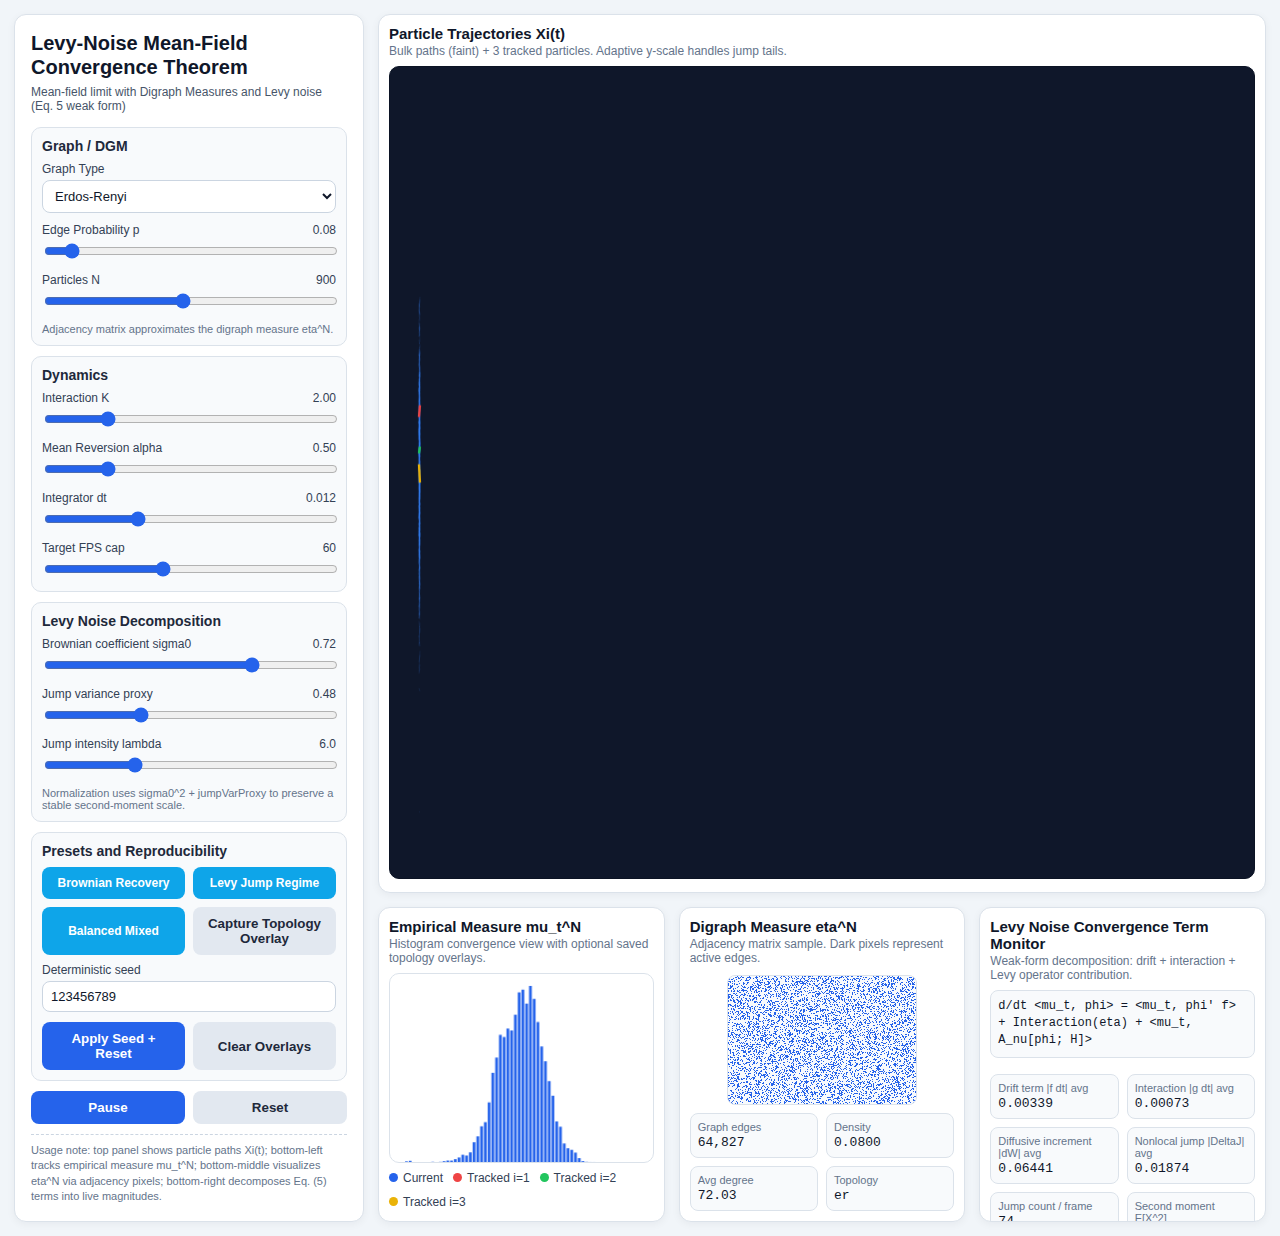
<file: levyprocess-drivennoise.html>
<!doctype html>
<html lang="en">
<head>
  <meta charset="utf-8" />
  <meta name="viewport" content="width=device-width, initial-scale=1" />
  <title>Theorem 5 - Mean-Field Levy Visualization</title>
  <style>
    :root {
      --bg: #f1f5f9;
      --panel: #ffffff;
      --ink: #0f172a;
      --muted: #475569;
      --accent: #2563eb;
      --accent-soft: #dbeafe;
      --ok: #16a34a;
      --warn: #ca8a04;
      --danger: #dc2626;
      --canvas-dark: #0f172a;
      --border: #dbe2ea;
    }
    * { box-sizing: border-box; }
    html, body { margin: 0; padding: 0; background: var(--bg); color: var(--ink); font-family: Inter, Segoe UI, Roboto, Arial, sans-serif; }
    .page {
      min-height: 100vh;
      display: grid;
      grid-template-columns: 350px 1fr;
      gap: 14px;
      padding: 14px;
    }
    .panel {
      background: var(--panel);
      border: 1px solid var(--border);
      border-radius: 12px;
      box-shadow: 0 2px 8px rgba(15, 23, 42, 0.05);
    }
    .sidebar {
      display: flex;
      flex-direction: column;
      overflow: hidden;
    }
    .sidebar .content {
      overflow: auto;
      padding: 16px;
    }
    h1 {
      margin: 0 0 6px 0;
      font-size: 20px;
      line-height: 1.2;
    }
    h2 {
      margin: 0;
      font-size: 16px;
      line-height: 1.2;
    }
    h3 {
      margin: 0 0 8px 0;
      font-size: 14px;
      color: #1e293b;
    }
    .subtitle {
      color: var(--muted);
      font-size: 12px;
      margin-bottom: 14px;
    }
    .group {
      border: 1px solid var(--border);
      background: #f8fafc;
      border-radius: 10px;
      padding: 10px;
      margin-bottom: 10px;
    }
    .row { margin-bottom: 10px; }
    .row:last-child { margin-bottom: 0; }
    .label-line {
      display: flex;
      justify-content: space-between;
      font-size: 12px;
      margin-bottom: 4px;
      color: #334155;
    }
    input[type="range"] { width: 100%; accent-color: #2563eb; }
    input[type="number"], select {
      width: 100%;
      border: 1px solid #cbd5e1;
      border-radius: 8px;
      padding: 7px 8px;
      font-size: 13px;
      background: #fff;
      color: #0f172a;
    }
    .mini-note {
      margin-top: 3px;
      font-size: 11px;
      color: #64748b;
    }
    .button-row {
      display: grid;
      grid-template-columns: 1fr 1fr;
      gap: 8px;
      margin-top: 8px;
    }
    button {
      border: 0;
      border-radius: 8px;
      padding: 9px 10px;
      font-weight: 600;
      cursor: pointer;
      color: white;
      background: var(--accent);
    }
    button.secondary {
      color: #1e293b;
      background: #e2e8f0;
    }
    button.preset {
      font-size: 12px;
      background: #0ea5e9;
    }
    .main {
      display: grid;
      grid-template-rows: minmax(250px, 1fr) 315px;
      gap: 14px;
      min-width: 0;
    }
    .canvas-wrap {
      position: relative;
      overflow: hidden;
      padding: 10px;
      display: flex;
      flex-direction: column;
    }
    .canvas-title {
      font-size: 15px;
      font-weight: 700;
      margin-bottom: 2px;
    }
    .canvas-subtitle {
      font-size: 12px;
      color: #64748b;
      margin-bottom: 8px;
    }
    #trajCanvas {
      width: 100%;
      height: calc(100% - 44px);
      background: var(--canvas-dark);
      border-radius: 10px;
      border: 1px solid #0b1324;
    }
    .bottom-grid {
      display: grid;
      grid-template-columns: minmax(260px, 1fr) minmax(260px, 1fr) minmax(260px, 1fr);
      gap: 14px;
      min-width: 0;
    }
    .fixed-canvas {
      width: 100%;
      height: 190px;
      border-radius: 10px;
      border: 1px solid var(--border);
      background: #fff;
    }
    .matrix-box {
      width: 190px;
      height: 190px;
      border: 1px solid var(--border);
      background: #f8fafc;
      margin-top: 2px;
      border-radius: 8px;
      overflow: hidden;
      align-self: center;
    }
    #graphCanvas {
      width: 100%;
      height: 100%;
      image-rendering: pixelated;
    }
    .metrics {
      display: grid;
      grid-template-columns: 1fr 1fr;
      gap: 8px;
      margin-top: 8px;
      font-size: 12px;
    }
    .metric {
      border: 1px solid var(--border);
      border-radius: 8px;
      background: #f8fafc;
      padding: 7px;
    }
    .metric .k { color: #64748b; font-size: 11px; }
    .metric .v { font-family: ui-monospace, SFMono-Regular, Consolas, monospace; font-size: 13px; margin-top: 2px; }
    .equation {
      font-family: ui-monospace, SFMono-Regular, Consolas, monospace;
      font-size: 12px;
      border: 1px solid var(--border);
      border-radius: 8px;
      background: #f8fafc;
      padding: 7px;
      margin-bottom: 8px;
      line-height: 1.45;
    }
    .legend {
      font-size: 12px;
      display: flex;
      flex-wrap: wrap;
      gap: 10px;
      margin-top: 8px;
      color: #334155;
    }
    .compare-grid {
      margin-top: 8px;
      display: grid;
      grid-template-columns: 1fr 1fr;
      gap: 8px;
    }
    .compare-card {
      border: 1px solid var(--border);
      border-radius: 8px;
      padding: 6px;
      background: #f8fafc;
    }
    .compare-label {
      font-size: 11px;
      color: #64748b;
      margin-bottom: 5px;
    }
    .compare-canvas {
      width: 100%;
      height: 72px;
      border: 1px solid #d7dee7;
      border-radius: 6px;
      background: #ffffff;
    }
    .chip {
      display: inline-flex;
      align-items: center;
      gap: 5px;
    }
    .dot {
      width: 9px;
      height: 9px;
      border-radius: 999px;
      display: inline-block;
    }
    .footer-note {
      margin-top: 10px;
      font-size: 11px;
      color: #64748b;
      line-height: 1.4;
      border-top: 1px dashed #cbd5e1;
      padding-top: 8px;
    }
    @media (max-width: 1200px) {
      .page { grid-template-columns: 1fr; }
      .bottom-grid { grid-template-columns: 1fr; }
      .main { grid-template-rows: minmax(260px, 50vh) auto; }
    }
  </style>
</head>
<body>
  <div class="page">
    <aside class="panel sidebar">
      <div class="content">
        <h1>Levy-Noise Mean-Field Convergence Theorem</h1>
        <div class="subtitle">Mean-field limit with Digraph Measures and Levy noise (Eq. 5 weak form)</div>

        <div class="group">
          <h3>Graph / DGM</h3>
          <div class="row">
            <label class="label-line"><span>Graph Type</span></label>
            <select id="graphType">
              <option value="all">All-to-All</option>
              <option value="er">Erdos-Renyi</option>
              <option value="ring">Ring Sparse</option>
            </select>
          </div>
          <div class="row" id="pEdgeRow">
            <div class="label-line"><span>Edge Probability p</span><span id="pEdgeOut"></span></div>
            <input id="pEdge" type="range" min="0.01" max="1" step="0.01" />
          </div>
          <div class="row" id="kRingRow">
            <div class="label-line"><span>Ring Neighbors k</span><span id="kRingOut"></span></div>
            <input id="kRing" type="range" min="1" max="40" step="1" />
          </div>
          <div class="row">
            <div class="label-line"><span>Particles N</span><span id="nOut"></span></div>
            <input id="nParticles" type="range" min="100" max="1800" step="100" />
          </div>
          <div class="mini-note">Adjacency matrix approximates the digraph measure eta^N.</div>
        </div>

        <div class="group">
          <h3>Dynamics</h3>
          <div class="row">
            <div class="label-line"><span>Interaction K</span><span id="kOut"></span></div>
            <input id="K" type="range" min="0" max="10" step="0.25" />
          </div>
          <div class="row">
            <div class="label-line"><span>Mean Reversion alpha</span><span id="alphaOut"></span></div>
            <input id="alpha" type="range" min="0" max="2.5" step="0.05" />
          </div>
          <div class="row">
            <div class="label-line"><span>Integrator dt</span><span id="dtOut"></span></div>
            <input id="dt" type="range" min="0.004" max="0.03" step="0.001" />
          </div>
          <div class="row">
            <div class="label-line"><span>Target FPS cap</span><span id="fpsOut"></span></div>
            <input id="fpsCap" type="range" min="20" max="120" step="1" />
          </div>
        </div>

        <div class="group">
          <h3>Levy Noise Decomposition</h3>
          <div class="row">
            <div class="label-line"><span>Brownian coefficient sigma0</span><span id="sigma0Out"></span></div>
            <input id="sigma0" type="range" min="0" max="1" step="0.01" />
          </div>
          <div class="row">
            <div class="label-line"><span>Jump variance proxy</span><span id="jumpVarOut"></span></div>
            <input id="jumpVar" type="range" min="0" max="1.5" step="0.01" />
          </div>
          <div class="row">
            <div class="label-line"><span>Jump intensity lambda</span><span id="lambdaOut"></span></div>
            <input id="lambda" type="range" min="0" max="20" step="0.5" />
          </div>
          <div class="mini-note">Normalization uses sigma0^2 + jumpVarProxy to preserve a stable second-moment scale.</div>
        </div>

        <div class="group">
          <h3>Presets and Reproducibility</h3>
          <div class="button-row">
            <button class="preset" id="presetBrownian">Brownian Recovery</button>
            <button class="preset" id="presetLevy">Levy Jump Regime</button>
          </div>
          <div class="button-row">
            <button class="preset" id="presetBalanced">Balanced Mixed</button>
            <button class="secondary" id="captureOverlay">Capture Topology Overlay</button>
          </div>
          <div class="row" style="margin-top:8px">
            <label class="label-line"><span>Deterministic seed</span></label>
            <input id="seedInput" type="number" min="1" max="4294967295" step="1" />
          </div>
          <div class="button-row">
            <button id="applySeed">Apply Seed + Reset</button>
            <button class="secondary" id="clearOverlay">Clear Overlays</button>
          </div>
        </div>

        <div class="button-row">
          <button id="toggleRun">Pause</button>
          <button class="secondary" id="resetBtn">Reset</button>
        </div>

        <div class="footer-note">
          Usage note: top panel shows particle paths Xi(t); bottom-left tracks empirical measure mu_t^N; bottom-middle visualizes eta^N via adjacency pixels; bottom-right decomposes Eq. (5) terms into live magnitudes.
        </div>
      </div>
    </aside>

    <main class="main">
      <section class="panel canvas-wrap">
        <div class="canvas-title">Particle Trajectories Xi(t)</div>
        <div class="canvas-subtitle">Bulk paths (faint) + 3 tracked particles. Adaptive y-scale handles jump tails.</div>
        <canvas id="trajCanvas"></canvas>
      </section>

      <section class="bottom-grid">
        <article class="panel canvas-wrap">
          <div class="canvas-title">Empirical Measure mu_t^N</div>
          <div class="canvas-subtitle">Histogram convergence view with optional saved topology overlays.</div>
          <canvas id="histCanvas" class="fixed-canvas"></canvas>
          <div class="legend">
            <span class="chip"><span class="dot" style="background:#2563eb"></span>Current</span>
            <span class="chip"><span class="dot" style="background:#ef4444"></span>Tracked i=1</span>
            <span class="chip"><span class="dot" style="background:#22c55e"></span>Tracked i=2</span>
            <span class="chip"><span class="dot" style="background:#eab308"></span>Tracked i=3</span>
          </div>
        </article>

        <article class="panel canvas-wrap">
          <div class="canvas-title">Digraph Measure eta^N</div>
          <div class="canvas-subtitle">Adjacency matrix sample. Dark pixels represent active edges.</div>
          <div class="matrix-box"><canvas id="graphCanvas"></canvas></div>
          <div class="metrics">
            <div class="metric"><div class="k">Graph edges</div><div class="v" id="edgeCount">0</div></div>
            <div class="metric"><div class="k">Density</div><div class="v" id="edgeDensity">0</div></div>
            <div class="metric"><div class="k">Avg degree</div><div class="v" id="avgDegree">0</div></div>
            <div class="metric"><div class="k">Topology</div><div class="v" id="topologyOut">all</div></div>
          </div>
        </article>

        <article class="panel canvas-wrap">
          <div class="canvas-title">Levy Noise Convergence Term Monitor</div>
          <div class="canvas-subtitle">Weak-form decomposition: drift + interaction + Levy operator contribution.</div>
          <div class="equation">
            d/dt &lt;mu_t, phi&gt; = &lt;mu_t, phi' f&gt; + Interaction(eta) + &lt;mu_t, A_nu[phi; H]&gt;
          </div>
          <div class="metrics">
            <div class="metric"><div class="k">Drift term |f dt| avg</div><div class="v" id="mDrift">0</div></div>
            <div class="metric"><div class="k">Interaction |g dt| avg</div><div class="v" id="mInteraction">0</div></div>
            <div class="metric"><div class="k">Diffusive increment |dW| avg</div><div class="v" id="mDiffusion">0</div></div>
            <div class="metric"><div class="k">Nonlocal jump |DeltaJ| avg</div><div class="v" id="mJump">0</div></div>
            <div class="metric"><div class="k">Jump count / frame</div><div class="v" id="mJumpCount">0</div></div>
            <div class="metric"><div class="k">Second moment E[X^2]</div><div class="v" id="mSecond">0</div></div>
            <div class="metric"><div class="k">Stability resets</div><div class="v" id="mResets">0</div></div>
            <div class="metric"><div class="k">Normalized variance split</div><div class="v" id="mVarianceSplit">0</div></div>
          </div>
          <div class="compare-grid">
            <div class="compare-card">
              <div class="compare-label">Low-intensity jump comparator</div>
              <canvas id="compareLowCanvas" class="compare-canvas"></canvas>
            </div>
            <div class="compare-card">
              <div class="compare-label">High-intensity jump comparator</div>
              <canvas id="compareHighCanvas" class="compare-canvas"></canvas>
            </div>
          </div>
          <div class="footer-note">
            Brownian recovery preset sets jump variance near zero, making paths visually continuous.
            Levy preset increases jump contribution, exposing nonlocal effects and thicker tails.
          </div>
        </article>
      </section>
    </main>
  </div>

  <script>
    const params = {
      N: 900,
      graphType: "er",
      pEdge: 0.08,
      kRing: 10,
      K: 2.0,
      alpha: 0.5,
      dt: 0.012,
      fpsCap: 60,
      sigma0: 0.72,
      jumpVar: 0.48,
      lambda: 6.0,
      seed: 123456789
    };

    const dom = {
      trajCanvas: document.getElementById("trajCanvas"),
      histCanvas: document.getElementById("histCanvas"),
      graphCanvas: document.getElementById("graphCanvas"),
      compareLowCanvas: document.getElementById("compareLowCanvas"),
      compareHighCanvas: document.getElementById("compareHighCanvas"),
      graphType: document.getElementById("graphType"),
      pEdge: document.getElementById("pEdge"),
      kRing: document.getElementById("kRing"),
      nParticles: document.getElementById("nParticles"),
      K: document.getElementById("K"),
      alpha: document.getElementById("alpha"),
      dt: document.getElementById("dt"),
      fpsCap: document.getElementById("fpsCap"),
      sigma0: document.getElementById("sigma0"),
      jumpVar: document.getElementById("jumpVar"),
      lambda: document.getElementById("lambda"),
      seedInput: document.getElementById("seedInput"),
      pEdgeOut: document.getElementById("pEdgeOut"),
      kRingOut: document.getElementById("kRingOut"),
      nOut: document.getElementById("nOut"),
      kOut: document.getElementById("kOut"),
      alphaOut: document.getElementById("alphaOut"),
      dtOut: document.getElementById("dtOut"),
      fpsOut: document.getElementById("fpsOut"),
      sigma0Out: document.getElementById("sigma0Out"),
      jumpVarOut: document.getElementById("jumpVarOut"),
      lambdaOut: document.getElementById("lambdaOut"),
      edgeCount: document.getElementById("edgeCount"),
      edgeDensity: document.getElementById("edgeDensity"),
      avgDegree: document.getElementById("avgDegree"),
      topologyOut: document.getElementById("topologyOut"),
      mDrift: document.getElementById("mDrift"),
      mInteraction: document.getElementById("mInteraction"),
      mDiffusion: document.getElementById("mDiffusion"),
      mJump: document.getElementById("mJump"),
      mJumpCount: document.getElementById("mJumpCount"),
      mSecond: document.getElementById("mSecond"),
      mResets: document.getElementById("mResets"),
      mVarianceSplit: document.getElementById("mVarianceSplit"),
      toggleRun: document.getElementById("toggleRun"),
      resetBtn: document.getElementById("resetBtn"),
      presetBrownian: document.getElementById("presetBrownian"),
      presetLevy: document.getElementById("presetLevy"),
      presetBalanced: document.getElementById("presetBalanced"),
      applySeed: document.getElementById("applySeed"),
      captureOverlay: document.getElementById("captureOverlay"),
      clearOverlay: document.getElementById("clearOverlay"),
      pEdgeRow: document.getElementById("pEdgeRow"),
      kRingRow: document.getElementById("kRingRow")
    };

    function makeRng(seed) {
      let t = seed >>> 0;
      return function rand() {
        t += 0x6D2B79F5;
        let x = Math.imul(t ^ (t >>> 15), 1 | t);
        x ^= x + Math.imul(x ^ (x >>> 7), 61 | x);
        return ((x ^ (x >>> 14)) >>> 0) / 4294967296;
      };
    }
    let rand = makeRng(params.seed);

    function randn() {
      let u = 0;
      let v = 0;
      while (u === 0) u = rand();
      while (v === 0) v = rand();
      return Math.sqrt(-2.0 * Math.log(u)) * Math.cos(2.0 * Math.PI * v);
    }

    function poisson(lambda) {
      if (lambda <= 0) return 0;
      const L = Math.exp(-lambda);
      let k = 0;
      let p = 1;
      do {
        k++;
        p *= rand();
      } while (p > L);
      return k - 1;
    }

    const sim = {
      running: true,
      frameReq: 0,
      lastFrameTime: 0,
      timePos: 0,
      adj: [],
      edgeCount: 0,
      X: new Float32Array(params.N),
      prevX: new Float32Array(params.N),
      yAbsMax: 4.5,
      histSmooth: [],
      overlayHists: [],
      resets: 0,
      metrics: {
        drift: 0,
        interaction: 0,
        diffusion: 0,
        jump: 0,
        jumpCount: 0,
        secondMoment: 0,
        varSplit: "0 / 0"
      },
      compare: {
        lowX: 0,
        highX: 0,
        timePos: 0
      }
    };

    const topologyColors = {
      all: "rgba(59, 130, 246, 0.85)",
      er: "rgba(16, 185, 129, 0.85)",
      ring: "rgba(234, 179, 8, 0.85)"
    };

    function bindControls() {
      const map = [
        ["graphType", "graphType", "string"],
        ["pEdge", "pEdge", "number"],
        ["kRing", "kRing", "number"],
        ["nParticles", "N", "number"],
        ["K", "K", "number"],
        ["alpha", "alpha", "number"],
        ["dt", "dt", "number"],
        ["fpsCap", "fpsCap", "number"],
        ["sigma0", "sigma0", "number"],
        ["jumpVar", "jumpVar", "number"],
        ["lambda", "lambda", "number"]
      ];
      for (const [id, key, kind] of map) {
        const el = dom[id];
        if (!el) continue;
        el.value = params[key];
        el.addEventListener("input", () => {
          params[key] = kind === "number" ? Number(el.value) : el.value;
          if (key === "N") resetSimulation(true);
          if (key === "graphType" || key === "pEdge" || key === "kRing") {
            buildGraph();
          }
          updateControlViews();
        });
      }

      dom.toggleRun.addEventListener("click", () => {
        sim.running = !sim.running;
        dom.toggleRun.textContent = sim.running ? "Pause" : "Resume";
      });
      dom.resetBtn.addEventListener("click", () => resetSimulation(true));
      dom.applySeed.addEventListener("click", () => {
        const v = Math.max(1, Math.floor(Number(dom.seedInput.value) || 1));
        params.seed = v >>> 0;
        resetRng();
        resetSimulation(true);
      });
      dom.captureOverlay.addEventListener("click", captureOverlay);
      dom.clearOverlay.addEventListener("click", () => { sim.overlayHists = []; });

      dom.presetBrownian.addEventListener("click", () => {
        params.sigma0 = 1.0;
        params.jumpVar = 0.01;
        params.lambda = 0.5;
        syncControlsFromParams();
        resetSimulation(false);
      });
      dom.presetLevy.addEventListener("click", () => {
        params.sigma0 = 0.18;
        params.jumpVar = 1.2;
        params.lambda = 10.0;
        syncControlsFromParams();
        resetSimulation(false);
      });
      dom.presetBalanced.addEventListener("click", () => {
        params.sigma0 = 0.72;
        params.jumpVar = 0.48;
        params.lambda = 6.0;
        syncControlsFromParams();
        resetSimulation(false);
      });
    }

    function syncControlsFromParams() {
      dom.graphType.value = params.graphType;
      dom.pEdge.value = params.pEdge;
      dom.kRing.value = params.kRing;
      dom.nParticles.value = params.N;
      dom.K.value = params.K;
      dom.alpha.value = params.alpha;
      dom.dt.value = params.dt;
      dom.fpsCap.value = params.fpsCap;
      dom.sigma0.value = params.sigma0;
      dom.jumpVar.value = params.jumpVar;
      dom.lambda.value = params.lambda;
      dom.seedInput.value = params.seed;
      updateControlViews();
    }

    function updateControlViews() {
      dom.pEdgeOut.textContent = Number(params.pEdge).toFixed(2);
      dom.kRingOut.textContent = String(Math.floor(params.kRing));
      dom.nOut.textContent = String(Math.floor(params.N));
      dom.kOut.textContent = Number(params.K).toFixed(2);
      dom.alphaOut.textContent = Number(params.alpha).toFixed(2);
      dom.dtOut.textContent = Number(params.dt).toFixed(3);
      dom.fpsOut.textContent = String(Math.floor(params.fpsCap));
      dom.sigma0Out.textContent = Number(params.sigma0).toFixed(2);
      dom.jumpVarOut.textContent = Number(params.jumpVar).toFixed(2);
      dom.lambdaOut.textContent = Number(params.lambda).toFixed(1);
      dom.pEdgeRow.style.display = params.graphType === "er" ? "block" : "none";
      dom.kRingRow.style.display = params.graphType === "ring" ? "block" : "none";
      dom.topologyOut.textContent = params.graphType;
    }

    function resetRng() {
      rand = makeRng(params.seed >>> 0);
    }

    function captureOverlay() {
      if (!sim.histSmooth || sim.histSmooth.length === 0) return;
      sim.overlayHists.push({
        type: params.graphType,
        values: sim.histSmooth.slice(),
        color: topologyColors[params.graphType] || "rgba(99, 102, 241, 0.85)"
      });
      if (sim.overlayHists.length > 6) sim.overlayHists.shift();
    }

    function buildGraph() {
      const N = Math.floor(params.N);
      const type = params.graphType;
      const adj = Array.from({ length: N }, () => []);
      let edges = 0;

      if (type === "er") {
        for (let i = 0; i < N; i++) {
          for (let j = 0; j < N; j++) {
            if (rand() < params.pEdge) {
              adj[i].push(j);
              edges++;
            }
          }
        }
      } else if (type === "ring") {
        const k = Math.max(1, Math.floor(params.kRing));
        for (let i = 0; i < N; i++) {
          for (let s = 1; s <= k; s++) {
            adj[i].push((i + s) % N);
            adj[i].push((i - s + N) % N);
            edges += 2;
          }
        }
      } else {
        edges = N * N;
      }

      sim.adj = adj;
      sim.edgeCount = edges;
      drawGraphMatrix();
      updateGraphStats();
    }

    function updateGraphStats() {
      const N = Math.max(1, params.N);
      const density = sim.edgeCount / (N * N);
      const avgDeg = sim.edgeCount / N;
      dom.edgeCount.textContent = sim.edgeCount.toLocaleString();
      dom.edgeDensity.textContent = density.toFixed(4);
      dom.avgDegree.textContent = avgDeg.toFixed(2);
    }

    function drawGraphMatrix() {
      const canvas = dom.graphCanvas;
      const ctx = canvas.getContext("2d");
      const N = Math.floor(params.N);
      const maxPx = 220;
      const M = Math.min(N, maxPx);
      canvas.width = M;
      canvas.height = M;
      const img = ctx.createImageData(M, M);
      const d = img.data;

      for (let i = 0; i < d.length; i += 4) {
        d[i] = 248; d[i + 1] = 250; d[i + 2] = 252; d[i + 3] = 255;
      }

      const edgeColor = [37, 99, 235];
      const type = params.graphType;
      if (type === "all") {
        for (let i = 0; i < d.length; i += 4) {
          d[i] = edgeColor[0];
          d[i + 1] = edgeColor[1];
          d[i + 2] = edgeColor[2];
        }
      } else {
        const step = N / M;
        for (let ii = 0; ii < M; ii++) {
          const i = Math.min(N - 1, Math.floor(ii * step));
          const neighbors = sim.adj[i] || [];
          for (let k = 0; k < neighbors.length; k++) {
            const j = neighbors[k];
            const jj = Math.min(M - 1, Math.floor(j / step));
            const idx = (ii * M + jj) * 4;
            d[idx] = edgeColor[0];
            d[idx + 1] = edgeColor[1];
            d[idx + 2] = edgeColor[2];
          }
        }
      }
      ctx.putImageData(img, 0, 0);
    }

    function resizeCanvases() {
      const tr = dom.trajCanvas.getBoundingClientRect();
      const hi = dom.histCanvas.getBoundingClientRect();
      const cl = dom.compareLowCanvas.getBoundingClientRect();
      const ch = dom.compareHighCanvas.getBoundingClientRect();
      dom.trajCanvas.width = Math.max(400, Math.floor(tr.width));
      dom.trajCanvas.height = Math.max(180, Math.floor(tr.height));
      dom.histCanvas.width = Math.max(260, Math.floor(hi.width));
      dom.histCanvas.height = Math.max(120, Math.floor(hi.height));
      dom.compareLowCanvas.width = Math.max(120, Math.floor(cl.width));
      dom.compareLowCanvas.height = Math.max(50, Math.floor(cl.height));
      dom.compareHighCanvas.width = Math.max(120, Math.floor(ch.width));
      dom.compareHighCanvas.height = Math.max(50, Math.floor(ch.height));
    }

    function resetSimulation(clearOverlays) {
      if (clearOverlays) sim.overlayHists = [];
      const N = Math.floor(params.N);
      sim.X = new Float32Array(N);
      sim.prevX = new Float32Array(N);
      sim.histSmooth = [];
      sim.timePos = 0;
      sim.yAbsMax = 4.5;
      sim.resets = 0;
      for (let i = 0; i < N; i++) sim.X[i] = randn() * 0.55;
      sim.compare.lowX = sim.X[0] || 0;
      sim.compare.highX = sim.X[0] || 0;
      sim.compare.timePos = 0;
      const tCtx = dom.trajCanvas.getContext("2d");
      tCtx.fillStyle = "#0f172a";
      tCtx.fillRect(0, 0, dom.trajCanvas.width, dom.trajCanvas.height);
      const cLow = dom.compareLowCanvas.getContext("2d");
      const cHigh = dom.compareHighCanvas.getContext("2d");
      cLow.fillStyle = "#ffffff";
      cLow.fillRect(0, 0, dom.compareLowCanvas.width, dom.compareLowCanvas.height);
      cHigh.fillStyle = "#ffffff";
      cHigh.fillRect(0, 0, dom.compareHighCanvas.width, dom.compareHighCanvas.height);
      buildGraph();
      updateMetricsUI();
    }

    function drawCompareStep(drift0, dt, jumpVar, brownScale) {
      const lowCanvas = dom.compareLowCanvas;
      const highCanvas = dom.compareHighCanvas;
      const lowCtx = lowCanvas.getContext("2d");
      const highCtx = highCanvas.getContext("2d");
      const w = lowCanvas.width;
      const h = lowCanvas.height;
      const yAbs = 6;
      const mapY = (v) => h * (1 - (v + yAbs) / (2 * yAbs));

      const nextPos = (sim.compare.timePos + 1) % w;
      if (nextPos === 0) {
        lowCtx.fillStyle = "#ffffff";
        lowCtx.fillRect(0, 0, w, h);
        highCtx.fillStyle = "#ffffff";
        highCtx.fillRect(0, 0, w, h);
      } else {
        lowCtx.fillStyle = "#ffffff";
        lowCtx.fillRect(nextPos, 0, 3, h);
        highCtx.fillStyle = "#ffffff";
        highCtx.fillRect(nextPos, 0, 3, h);
      }

      const lowLambda = Math.max(0.5, params.lambda * 0.25);
      const highLambda = Math.max(2, params.lambda * 2.0);
      const lowStd = Math.sqrt(Math.max(0, jumpVar) / lowLambda);
      const highStd = Math.sqrt(Math.max(0, jumpVar) / highLambda);

      let lowJump = 0;
      const lowN = poisson(lowLambda * dt);
      for (let j = 0; j < lowN; j++) lowJump += randn() * lowStd;

      let highJump = 0;
      const highN = poisson(highLambda * dt);
      for (let j = 0; j < highN; j++) highJump += randn() * highStd;

      const lowPrev = sim.compare.lowX;
      const highPrev = sim.compare.highX;
      sim.compare.lowX = Math.max(-20, Math.min(20, lowPrev + drift0 + brownScale * Math.sqrt(dt) * randn() + lowJump));
      sim.compare.highX = Math.max(-20, Math.min(20, highPrev + drift0 + brownScale * Math.sqrt(dt) * randn() + highJump));

      lowCtx.beginPath();
      lowCtx.strokeStyle = "#0ea5e9";
      lowCtx.lineWidth = 1.4;
      lowCtx.moveTo(sim.compare.timePos, mapY(lowPrev));
      lowCtx.lineTo(nextPos, mapY(sim.compare.lowX));
      lowCtx.stroke();

      highCtx.beginPath();
      highCtx.strokeStyle = "#f97316";
      highCtx.lineWidth = 1.4;
      highCtx.moveTo(sim.compare.timePos, mapY(highPrev));
      highCtx.lineTo(nextPos, mapY(sim.compare.highX));
      highCtx.stroke();

      sim.compare.timePos = nextPos;
    }

    function updateMetricsUI() {
      dom.mDrift.textContent = sim.metrics.drift.toFixed(5);
      dom.mInteraction.textContent = sim.metrics.interaction.toFixed(5);
      dom.mDiffusion.textContent = sim.metrics.diffusion.toFixed(5);
      dom.mJump.textContent = sim.metrics.jump.toFixed(5);
      dom.mJumpCount.textContent = sim.metrics.jumpCount.toString();
      dom.mSecond.textContent = sim.metrics.secondMoment.toFixed(4);
      dom.mResets.textContent = sim.resets.toString();
      dom.mVarianceSplit.textContent = sim.metrics.varSplit;
    }

    function tick() {
      const N = sim.X.length;
      const dt = Math.max(0.002, Math.min(0.05, params.dt));
      const tCanvas = dom.trajCanvas;
      const hCanvas = dom.histCanvas;
      const tCtx = tCanvas.getContext("2d", { alpha: false });
      const hCtx = hCanvas.getContext("2d");
      const w = tCanvas.width;
      const h = tCanvas.height;

      let maxAbs = 0;
      const x = sim.X;
      const prev = sim.prevX;
      const sinX = new Float32Array(N);
      const cosX = new Float32Array(N);
      let sumSin = 0;
      let sumCos = 0;
      for (let i = 0; i < N; i++) {
        prev[i] = x[i];
        const sx = Math.sin(x[i]);
        const cx = Math.cos(x[i]);
        sinX[i] = sx;
        cosX[i] = cx;
        if (params.graphType === "all") {
          sumSin += sx;
          sumCos += cx;
        }
      }

      const den = Math.max(1e-9, params.sigma0 * params.sigma0 + params.jumpVar);
      const brownVar = (params.sigma0 * params.sigma0) / den;
      const jumpVar = params.jumpVar / den;
      const brownScale = Math.sqrt(Math.max(0, brownVar));
      const expectedJumps = Math.max(0, params.lambda * dt);
      const jumpStd = params.lambda > 0 ? Math.sqrt(Math.max(0, jumpVar) / params.lambda) : 0;

      let driftAcc = 0;
      let interAcc = 0;
      let dWAcc = 0;
      let jumpAcc = 0;
      let jumpCount = 0;
      let x2 = 0;
      let drift0 = 0;

      const adj = sim.adj;
      const invN = 1 / N;
      for (let i = 0; i < N; i++) {
        const xi = x[i];
        let interaction = 0;
        if (params.graphType === "all") {
          interaction = params.K * invN * (sumSin * cosX[i] - sumCos * sinX[i]);
        } else {
          const neigh = adj[i];
          let lsin = 0;
          let lcos = 0;
          for (let k = 0; k < neigh.length; k++) {
            const j = neigh[k];
            lsin += sinX[j];
            lcos += cosX[j];
          }
          interaction = params.K * invN * (lsin * cosX[i] - lcos * sinX[i]);
        }

        const drift = -params.alpha * xi + interaction;
        if (i === 0) drift0 = drift * dt;
        const dW = brownScale * Math.sqrt(dt) * randn();
        let jump = 0;
        if (jumpVar > 0 && params.lambda > 0) {
          const nJ = poisson(expectedJumps);
          jumpCount += nJ;
          for (let j = 0; j < nJ; j++) jump += randn() * jumpStd;
        }

        let next = xi + drift * dt + dW + jump;
        if (!Number.isFinite(next)) {
          sim.resets++;
          next = randn() * 0.2;
        }
        if (next > 25) next = 25;
        if (next < -25) next = -25;
        x[i] = next;

        const ax = Math.abs(next);
        if (ax > maxAbs) maxAbs = ax;
        x2 += next * next;
        driftAcc += Math.abs((-params.alpha * xi) * dt);
        interAcc += Math.abs(interaction * dt);
        dWAcc += Math.abs(dW);
        jumpAcc += Math.abs(jump);
      }

      sim.yAbsMax = 0.9 * sim.yAbsMax + 0.1 * Math.min(18, Math.max(4, maxAbs * 1.3));
      const yAbs = sim.yAbsMax;
      const mapY = (v) => h * (1 - (v + yAbs) / (2 * yAbs));

      const newPos = (sim.timePos + 1) % w;
      if (newPos === 0) {
        tCtx.fillStyle = "#0f172a";
        tCtx.fillRect(0, 0, w, h);
      } else {
        tCtx.fillStyle = "#0f172a";
        tCtx.fillRect(newPos, 0, 4, h);
      }

      tCtx.beginPath();
      tCtx.strokeStyle = "rgba(59,130,246,0.12)";
      tCtx.lineWidth = 1;
      for (let i = 3; i < N; i++) {
        tCtx.moveTo(sim.timePos, mapY(prev[i]));
        tCtx.lineTo(newPos, mapY(x[i]));
      }
      tCtx.stroke();

      const tracked = ["#ef4444", "#22c55e", "#eab308"];
      for (let i = 0; i < Math.min(3, N); i++) {
        tCtx.beginPath();
        tCtx.strokeStyle = tracked[i];
        tCtx.lineWidth = 2.3;
        tCtx.moveTo(sim.timePos, mapY(prev[i]));
        tCtx.lineTo(newPos, mapY(x[i]));
        tCtx.stroke();
      }
      sim.timePos = newPos;

      const bins = 70;
      const hist = new Array(bins).fill(0);
      for (let i = 0; i < N; i++) {
        const b = Math.floor(((x[i] + yAbs) / (2 * yAbs)) * bins);
        if (b >= 0 && b < bins) hist[b]++;
      }

      if (sim.histSmooth.length !== bins) sim.histSmooth = hist.slice();
      for (let i = 0; i < bins; i++) sim.histSmooth[i] = 0.76 * sim.histSmooth[i] + 0.24 * hist[i];

      hCtx.clearRect(0, 0, hCanvas.width, hCanvas.height);
      const maxBin = Math.max(1, ...sim.histSmooth);
      const bw = hCanvas.width / bins;
      hCtx.fillStyle = "#2563eb";
      for (let i = 0; i < bins; i++) {
        const bh = (sim.histSmooth[i] / maxBin) * (hCanvas.height - 12);
        hCtx.fillRect(i * bw, hCanvas.height - bh, Math.max(1, bw - 1), bh);
      }

      if (sim.overlayHists.length > 0) {
        for (let s = 0; s < sim.overlayHists.length; s++) {
          const overlay = sim.overlayHists[s];
          const vals = overlay.values;
          const m = Math.max(1, ...vals);
          hCtx.beginPath();
          hCtx.strokeStyle = overlay.color;
          hCtx.lineWidth = 1.3;
          for (let i = 0; i < Math.min(vals.length, bins); i++) {
            const yy = hCanvas.height - (vals[i] / m) * (hCanvas.height - 12);
            const xx = i * bw + bw * 0.5;
            if (i === 0) hCtx.moveTo(xx, yy); else hCtx.lineTo(xx, yy);
          }
          hCtx.stroke();
        }
      }

      sim.metrics.drift = driftAcc / N;
      sim.metrics.interaction = interAcc / N;
      sim.metrics.diffusion = dWAcc / N;
      sim.metrics.jump = jumpAcc / N;
      sim.metrics.jumpCount = jumpCount;
      sim.metrics.secondMoment = x2 / N;
      sim.metrics.varSplit = brownVar.toFixed(2) + " / " + jumpVar.toFixed(2);
      updateMetricsUI();
      drawCompareStep(drift0, dt, jumpVar, brownScale);
    }

    function animate(ts) {
      const interval = 1000 / Math.max(20, params.fpsCap);
      if (sim.running && ts - sim.lastFrameTime >= interval) {
        tick();
        sim.lastFrameTime = ts;
      }
      sim.frameReq = requestAnimationFrame(animate);
    }

    function boot() {
      bindControls();
      syncControlsFromParams();
      resetRng();
      resizeCanvases();
      resetSimulation(true);
      window.addEventListener("resize", () => {
        resizeCanvases();
        const tCtx = dom.trajCanvas.getContext("2d");
        tCtx.fillStyle = "#0f172a";
        tCtx.fillRect(0, 0, dom.trajCanvas.width, dom.trajCanvas.height);
      });
      sim.frameReq = requestAnimationFrame(animate);
    }

    boot();
  </script>
</body>
</html>
</file>
<file: style.css>
/* =============================================
   VARIABLES & SETUP
   ============================================= */

:root {
    --primary-color: #0073e6;
    --primary-dark: #005bb5;
    --primary-light: #e8f4fd;
    --text-dark: #1a1a2e;
    --text-medium: #4a4a6a;
    --text-light: #7a7a9a;
    --bg-body: #f0f0f3;
    --bg-white: #ffffff;
    --shadow-neu: 8px 8px 20px #d1d5db, -8px -8px 20px #ffffff;
    --shadow-neu-sm: 4px 4px 10px #d1d5db, -4px -4px 10px #ffffff;
    --shadow-neu-inset: inset 4px 4px 10px #d1d5db, inset -4px -4px 10px #ffffff;
    --shadow-hover: 6px 6px 24px #c5c9d4, -6px -6px 24px #ffffff;
    --transition: all 0.3s cubic-bezier(0.25, 0.8, 0.25, 1);
    --radius-lg: 20px;
    --radius-md: 16px;
    --radius-sm: 12px;
}

/* VECTOR FIELD CANVAS */
#vector-field-canvas {
    position: fixed;
    top: 0;
    left: 0;
    width: 100%;
    height: 100%;
    z-index: 0;
    pointer-events: none;
}

/* GENERAL RESET */
* { box-sizing: border-box; margin: 0; padding: 0; }

html {
    scroll-behavior: smooth;
}

body {
    font-family: 'Inter', system-ui, -apple-system, 'Segoe UI', Roboto, sans-serif;
    line-height: 1.8;
    color: var(--text-dark);
    background-color: var(--bg-body);
    display: flex;
    flex-direction: column;
    min-height: 100vh;
}

/* =============================================
   HERO SECTION
   ============================================= */

.hero {
    position: relative;
    min-height: 100vh;
    background: var(--bg-body);
    overflow: hidden;
    display: flex;
    flex-direction: column;
}

.hero::before {
    content: '';
    position: absolute;
    top: 0;
    left: 0;
    width: 100%;
    height: 100%;
    background: url('bpzcalc.jpg') center top / cover no-repeat;
    opacity: 0.3;
    filter: grayscale(100%);
    pointer-events: none;
    z-index: 0;
}

.hero-decoration {
    position: absolute;
    border-radius: 50%;
    pointer-events: none;
    z-index: 0;
}

.hero-decoration-1 {
    width: 300px;
    height: 300px;
    background: radial-gradient(circle, rgba(0, 115, 230, 0.08), transparent 70%);
    top: 10%;
    left: -5%;
}

.hero-decoration-2 {
    width: 200px;
    height: 200px;
    background: radial-gradient(circle, rgba(0, 115, 230, 0.06), transparent 70%);
    top: 60%;
    right: 5%;
}

.hero-decoration-3 {
    width: 120px;
    height: 120px;
    background: radial-gradient(circle, rgba(0, 115, 230, 0.1), transparent 70%);
    top: 15%;
    left: 30%;
}

/* =============================================
   NAVIGATION
   ============================================= */

nav {
    position: sticky;
    top: 0;
    z-index: 1000;
    background: rgba(240, 240, 243, 0.85);
    backdrop-filter: blur(12px);
    -webkit-backdrop-filter: blur(12px);
    border-bottom: 1px solid rgba(0, 0, 0, 0.04);
}

.nav-inner {
    max-width: 1200px;
    margin: 0 auto;
    display: flex;
    align-items: center;
    justify-content: space-between;
    padding: 1rem 2rem;
}

.nav-logo {
    font-size: 1.4rem;
    font-weight: 800;
    color: var(--text-dark);
    text-decoration: none;
    letter-spacing: -0.5px;
    transition: var(--transition);
    flex-shrink: 0;
}

.nav-logo:hover {
    color: var(--primary-color);
    text-decoration: none;
}

.nav-links {
    list-style: none;
    display: flex;
    align-items: center;
    gap: 0.25rem;
    flex-wrap: wrap;
    justify-content: center;
}

.nav-link {
    display: block;
    padding: 0.5rem 1rem;
    color: var(--text-medium);
    text-decoration: none;
    font-weight: 500;
    font-size: 0.9rem;
    border-radius: 50px;
    transition: var(--transition);
}

.nav-link:hover,
.nav-link.active {
    color: var(--text-dark);
    background: rgba(0, 0, 0, 0.04);
    text-decoration: none;
}

.nav-cta {
    display: inline-flex;
    align-items: center;
    padding: 0.65rem 1.8rem;
    background: var(--primary-color);
    color: #ffffff !important;
    text-decoration: none !important;
    font-weight: 700;
    font-size: 0.85rem;
    letter-spacing: 0.5px;
    border-radius: 50px;
    box-shadow: 0 4px 12px rgba(0, 115, 230, 0.3);
    transition: var(--transition);
    flex-shrink: 0;
}

.nav-cta:hover {
    background: var(--primary-dark);
    transform: translateY(-2px);
    box-shadow: 0 6px 20px rgba(0, 115, 230, 0.4);
}

/* =============================================
   HERO CONTENT
   ============================================= */

.hero-content {
    flex: 1;
    display: grid;
    grid-template-columns: 1fr 1.2fr 0.8fr;
    align-items: center;
    max-width: 1300px;
    margin: 0 auto;
    padding: 2rem 2rem 4rem;
    gap: 2rem;
    position: relative;
    z-index: 1;
}

.hero-text {
    padding-right: 1rem;
}

.hero-greeting {
    font-size: 1.2rem;
    font-weight: 400;
    font-style: italic;
    color: var(--text-medium);
    margin-bottom: 0.25rem;
}

.hero-name {
    font-size: clamp(3rem, 6vw, 5.5rem);
    font-weight: 900;
    color: var(--text-dark);
    letter-spacing: -2px;
    line-height: 1;
    margin-bottom: 1.25rem;
}

.hero-bio {
    font-size: 0.95rem;
    color: var(--text-medium);
    line-height: 1.7;
    max-width: 380px;
    margin-bottom: 1.5rem;
}

.hero-contact {
    margin-bottom: 1rem;
}

.hero-emails {
    display: flex;
    flex-direction: column;
    gap: 0.5rem;
}

.hero-email-item {
    display: inline-flex;
    align-items: center;
    gap: 0.6rem;
    padding: 0.35rem 1rem;
    background: var(--bg-white);
    border-radius: 50px;
    font-size: 0.82rem;
    color: var(--text-medium);
    box-shadow: var(--shadow-neu-sm);
    text-decoration: none;
    transition: var(--transition);
    width: fit-content;
}

.hero-email-item:hover {
    color: var(--primary-color);
    transform: translateY(-1px);
    box-shadow: var(--shadow-hover);
    text-decoration: none;
}

.email-label {
    font-weight: 700;
    font-size: 0.7rem;
    text-transform: uppercase;
    letter-spacing: 0.5px;
    color: var(--primary-color);
    min-width: 3.2rem;
}

.email-addr {
    font-weight: 400;
    color: var(--text-medium);
}

.hero-socials {
    display: flex;
    gap: 0.75rem;
    align-items: center;
}

.social-icon {
    display: flex;
    align-items: center;
    justify-content: center;
    width: 42px;
    height: 42px;
    border-radius: 50%;
    background: var(--bg-white);
    color: var(--text-medium);
    box-shadow: var(--shadow-neu-sm);
    transition: var(--transition);
    text-decoration: none;
}

.social-icon:hover {
    color: var(--primary-color);
    transform: translateY(-2px);
    box-shadow: var(--shadow-hover);
}

/* Hero Image */
.hero-image {
    display: flex;
    align-items: center;
    justify-content: center;
    position: relative;
}

.hero-image img {
    width: 100%;
    max-width: 420px;
    height: auto;
    border-radius: var(--radius-lg);
    box-shadow: var(--shadow-neu);
    object-fit: cover;
}

/* Hero Skill Cards */
.hero-cards {
    display: flex;
    flex-direction: column;
    gap: 1.25rem;
    align-items: flex-start;
}

.hero-skill-card {
    display: flex;
    align-items: center;
    gap: 0.85rem;
    padding: 1rem 1.5rem;
    background: var(--bg-white);
    border-radius: var(--radius-sm);
    box-shadow: var(--shadow-neu-sm);
    transition: var(--transition);
    min-width: 180px;
}

.hero-skill-card:hover {
    transform: translateY(-3px);
    box-shadow: var(--shadow-hover);
}

.skill-card-icon {
    display: flex;
    align-items: center;
    justify-content: center;
    width: 44px;
    height: 44px;
    border-radius: 12px;
    background: var(--primary-light);
    color: var(--primary-color);
    flex-shrink: 0;
}

.skill-card-label {
    font-weight: 600;
    font-size: 0.9rem;
    color: var(--text-dark);
}

/* =============================================
   MAIN CONTENT
   ============================================= */

main {
    padding: 4rem 1rem;
    flex: 1;
    width: 100%;
    max-width: 1000px;
    margin: 0 auto;
}

/* =============================================
   CARD DESIGN
   ============================================= */

.card {
    background: var(--bg-white);
    padding: 2.5rem;
    border-radius: var(--radius-lg);
    box-shadow: var(--shadow-neu);
    margin-bottom: 3rem;
    transition: var(--transition);
    position: relative;
    overflow: hidden;
    border: none;
}

.card:hover {
    box-shadow: var(--shadow-hover);
    transform: translateY(-3px);
}

.scroll-reveal {
    opacity: 0;
    filter: blur(2px);
    will-change: opacity, transform, filter;
    transition: opacity 0.68s cubic-bezier(0.22, 1, 0.36, 1),
                transform 0.68s cubic-bezier(0.22, 1, 0.36, 1),
                filter 0.68s cubic-bezier(0.22, 1, 0.36, 1);
}

.scroll-reveal.from-right {
    transform: translate3d(56px, 0, 0);
}

.scroll-reveal.from-left {
    transform: translate3d(-56px, 0, 0);
}

.scroll-reveal.is-visible {
    opacity: 1;
    filter: blur(0);
    transform: translate3d(0, 0, 0);
}

.card.scroll-reveal.is-visible:hover {
    transform: translateY(-3px);
}

.card h2 {
    color: var(--text-dark);
    font-size: 1.8rem;
    font-weight: 800;
    margin-top: 0;
    margin-bottom: 1.5rem;
    padding-bottom: 1rem;
    border-bottom: none;
    position: relative;
}

.card h2::after {
    content: '';
    position: absolute;
    bottom: 0;
    left: 0;
    width: 50px;
    height: 4px;
    background: var(--primary-color);
    border-radius: 2px;
}

/* About Me Layout */
.about-layout {
    display: flex;
    gap: 2rem;
    align-items: flex-start;
}

.about-photo-wrapper {
    flex-shrink: 0;
}

.about-photo {
    width: 140px;
    height: 140px;
    object-fit: cover;
    border-radius: 50%;
    box-shadow: var(--shadow-neu-sm);
    transition: var(--transition);
}

.about-photo:hover {
    transform: scale(1.05);
    box-shadow: var(--shadow-hover);
}

.about-text-wrapper {
    flex: 1;
}

.about-text-wrapper p + p {
    margin-top: 1.2rem;
}

.about-text-wrapper .links-list {
    margin-top: 1.2rem;
}

/* =============================================
   LINKS & LISTS STYLING
   ============================================= */

ul.links-list, ul.resource-list, ul.project-list {
    padding-left: 0;
    list-style: none;
}

ul.links-list li, ul.resource-list li, ul.project-list li {
    margin-bottom: 0.8rem;
    padding-left: 1.5rem;
    position: relative;
}

ul.links-list li::before,
ul.resource-list li::before,
ul.project-list li::before {
    content: "\2022";
    color: var(--primary-color);
    font-weight: bold;
    position: absolute;
    left: 0;
}

a {
    color: var(--primary-color);
    text-decoration: none;
    font-weight: 500;
    transition: color 0.2s;
}

a:hover {
    color: var(--primary-dark);
    text-decoration: underline;
}

/* =============================================
   BUTTONS
   ============================================= */

.button-container {
    margin-top: 1.5rem;
    margin-bottom: 0.5rem;
}

.btn-primary {
    display: inline-flex;
    align-items: center;
    background-color: var(--primary-color);
    color: white !important;
    padding: 0.8rem 2rem;
    border-radius: 50px;
    text-decoration: none !important;
    font-weight: 600;
    font-size: 0.95rem;
    box-shadow: 0 4px 12px rgba(0, 115, 230, 0.25);
    transition: var(--transition);
}

.btn-primary:hover {
    background-color: var(--primary-dark);
    transform: translateY(-2px);
    box-shadow: 0 6px 20px rgba(0, 115, 230, 0.35);
}

/* =============================================
   MODULES GRID
   ============================================= */

.modules-grid {
    display: grid;
    grid-template-columns: repeat(auto-fill, minmax(320px, 1fr));
    gap: 1rem;
    padding: 0;
}

.module-item {
    background: var(--bg-white);
    border-radius: var(--radius-sm);
    border: none;
    border-left: 4px solid var(--primary-color);
    box-shadow: var(--shadow-neu-sm);
    overflow: hidden;
    transition: box-shadow 0.3s ease, transform 0.3s ease;
}

.module-item:hover {
    box-shadow: var(--shadow-hover);
    transform: translateY(-2px);
}

.module-item.expanded {
    border-left-width: 4px;
    box-shadow: var(--shadow-hover);
}

.module-btn {
    width: 100%;
    padding: 1rem 1.2rem;
    background: transparent;
    border: none;
    text-align: left;
    font-size: 0.95rem;
    font-weight: 500;
    color: var(--text-dark);
    cursor: pointer;
    display: flex;
    justify-content: space-between;
    align-items: center;
    gap: 0.5rem;
    transition: background-color 0.2s ease;
    font-family: inherit;
    line-height: 1.4;
}

.module-btn:hover {
    background-color: rgba(0, 115, 230, 0.04);
}

.module-btn:focus {
    outline: 2px solid var(--primary-color);
    outline-offset: -2px;
}

.toggle-icon {
    font-size: 1.4rem;
    font-weight: 300;
    color: var(--primary-color);
    transition: transform 0.3s ease;
    flex-shrink: 0;
    width: 1.5rem;
    text-align: center;
}

.module-item.expanded .toggle-icon {
    transform: rotate(180deg);
}

.module-references {
    max-height: 0;
    overflow: hidden;
    transition: max-height 0.35s ease-out;
    background-color: #f8f9fb;
    border-top: 1px solid transparent;
}

.module-item.expanded .module-references {
    border-top-color: #e9ecef;
}

.module-references ul {
    list-style: none;
    padding: 0.8rem 1.2rem 1.2rem 1.2rem;
    margin: 0;
}

.module-references li {
    padding: 0.65rem 0;
    font-size: 0.85rem;
    line-height: 1.6;
    color: var(--text-medium);
    border-bottom: 1px solid #e9ecef;
}

.module-references li:last-child {
    border-bottom: none;
    padding-bottom: 0;
}

.module-references li:first-child {
    padding-top: 0;
}

.module-references li em {
    color: var(--text-dark);
    font-style: italic;
}

/* =============================================
   ACADEMIC BACKGROUND (inline styles override)
   ============================================= */

.academic-category h3 {
    color: var(--text-dark) !important;
    font-weight: 700;
    font-size: 1.1rem;
    border-bottom-color: rgba(0, 0, 0, 0.06) !important;
}

/* =============================================
   FOOTER
   ============================================= */

footer {
    text-align: center;
    background: var(--bg-white);
    color: var(--text-light);
    padding: 3rem 0;
    font-size: 0.9rem;
    border-top: none;
    box-shadow: var(--shadow-neu);
    margin-top: auto;
}

/* =============================================
   RESPONSIVE
   ============================================= */

@media (max-width: 1024px) {
    .hero-content {
        grid-template-columns: 1fr 1fr;
        padding: 2rem 1.5rem 3rem;
    }

    .hero-cards {
        grid-column: 1 / -1;
        flex-direction: row;
        justify-content: center;
        flex-wrap: wrap;
    }

    .hero-name {
        font-size: clamp(2.5rem, 5vw, 4rem);
    }
}

@media (max-width: 768px) {
    .nav-inner {
        flex-wrap: wrap;
        gap: 0.5rem;
        padding: 0.75rem 1rem;
    }

    .nav-links {
        order: 3;
        width: 100%;
        justify-content: center;
        gap: 0;
    }

    .nav-link {
        padding: 0.4rem 0.6rem;
        font-size: 0.8rem;
    }

    .nav-cta {
        padding: 0.5rem 1.2rem;
        font-size: 0.8rem;
    }

    .hero-content {
        grid-template-columns: 1fr;
        text-align: center;
        padding: 1.5rem 1rem 2rem;
    }

    .hero-text {
        padding-right: 0;
        display: flex;
        flex-direction: column;
        align-items: center;
    }

    .hero-bio {
        max-width: 100%;
    }

    .hero-socials {
        justify-content: center;
    }

    .hero-image img {
        max-width: 280px;
    }

    .hero-cards {
        flex-direction: row;
        justify-content: center;
        flex-wrap: wrap;
    }

    .hero-skill-card {
        min-width: auto;
        padding: 0.75rem 1.2rem;
    }

    .about-layout {
        flex-direction: column;
        align-items: center;
        text-align: center;
    }

    .card {
        padding: 1.75rem;
    }

    .scroll-reveal.from-right {
        transform: translate3d(30px, 0, 0);
    }

    .scroll-reveal.from-left {
        transform: translate3d(-30px, 0, 0);
    }

    main {
        padding: 2rem 1rem;
    }

    .modules-grid {
        grid-template-columns: 1fr;
    }

    .module-btn {
        font-size: 0.9rem;
        padding: 1rem;
    }

    .module-references li {
        font-size: 0.8rem;
    }
}

@media (max-width: 480px) {
    .hero-name {
        font-size: 2.5rem;
        letter-spacing: -1px;
    }

    .nav-logo {
        font-size: 1.2rem;
    }

    .hero-skill-card {
        padding: 0.6rem 1rem;
        gap: 0.5rem;
    }

    .skill-card-icon {
        width: 36px;
        height: 36px;
    }

    .skill-card-label {
        font-size: 0.8rem;
    }
}

/* Reduced motion */
@media (prefers-reduced-motion: reduce) {
    * {
        transition: none !important;
        animation: none !important;
    }

    html {
        scroll-behavior: auto;
    }

    .scroll-reveal,
    .scroll-reveal.from-left,
    .scroll-reveal.from-right,
    .scroll-reveal.is-visible {
        opacity: 1 !important;
        filter: none !important;
        transform: none !important;
    }
}
</file>
<file: personal_website/style.css>
/* General Reset */
body {
    font-family: Arial, sans-serif;
    margin: 0;
    padding: 0;
    line-height: 1.6;
    color: #333;
    background-color: #f9f9f9;
}

header {
    background: #0073e6;
    color: white;
    padding: 1rem 0;
    text-align: center;
}

nav {
    background: #333;
    color: white;
}

nav ul {
    list-style: none;
    padding: 0;
    margin: 0;
    display: flex;
    justify-content: center;
}

nav ul li {
    margin: 0 15px;
}

nav ul li a {
    color: white;
    text-decoration: none;
}

main {
    padding: 2rem;
}

h2 {
    color: #0073e6;
}

footer {
    text-align: center;
    background: #333;
    color: white;
    padding: 1rem 0;
    margin-top: 2rem;
}
</file>
